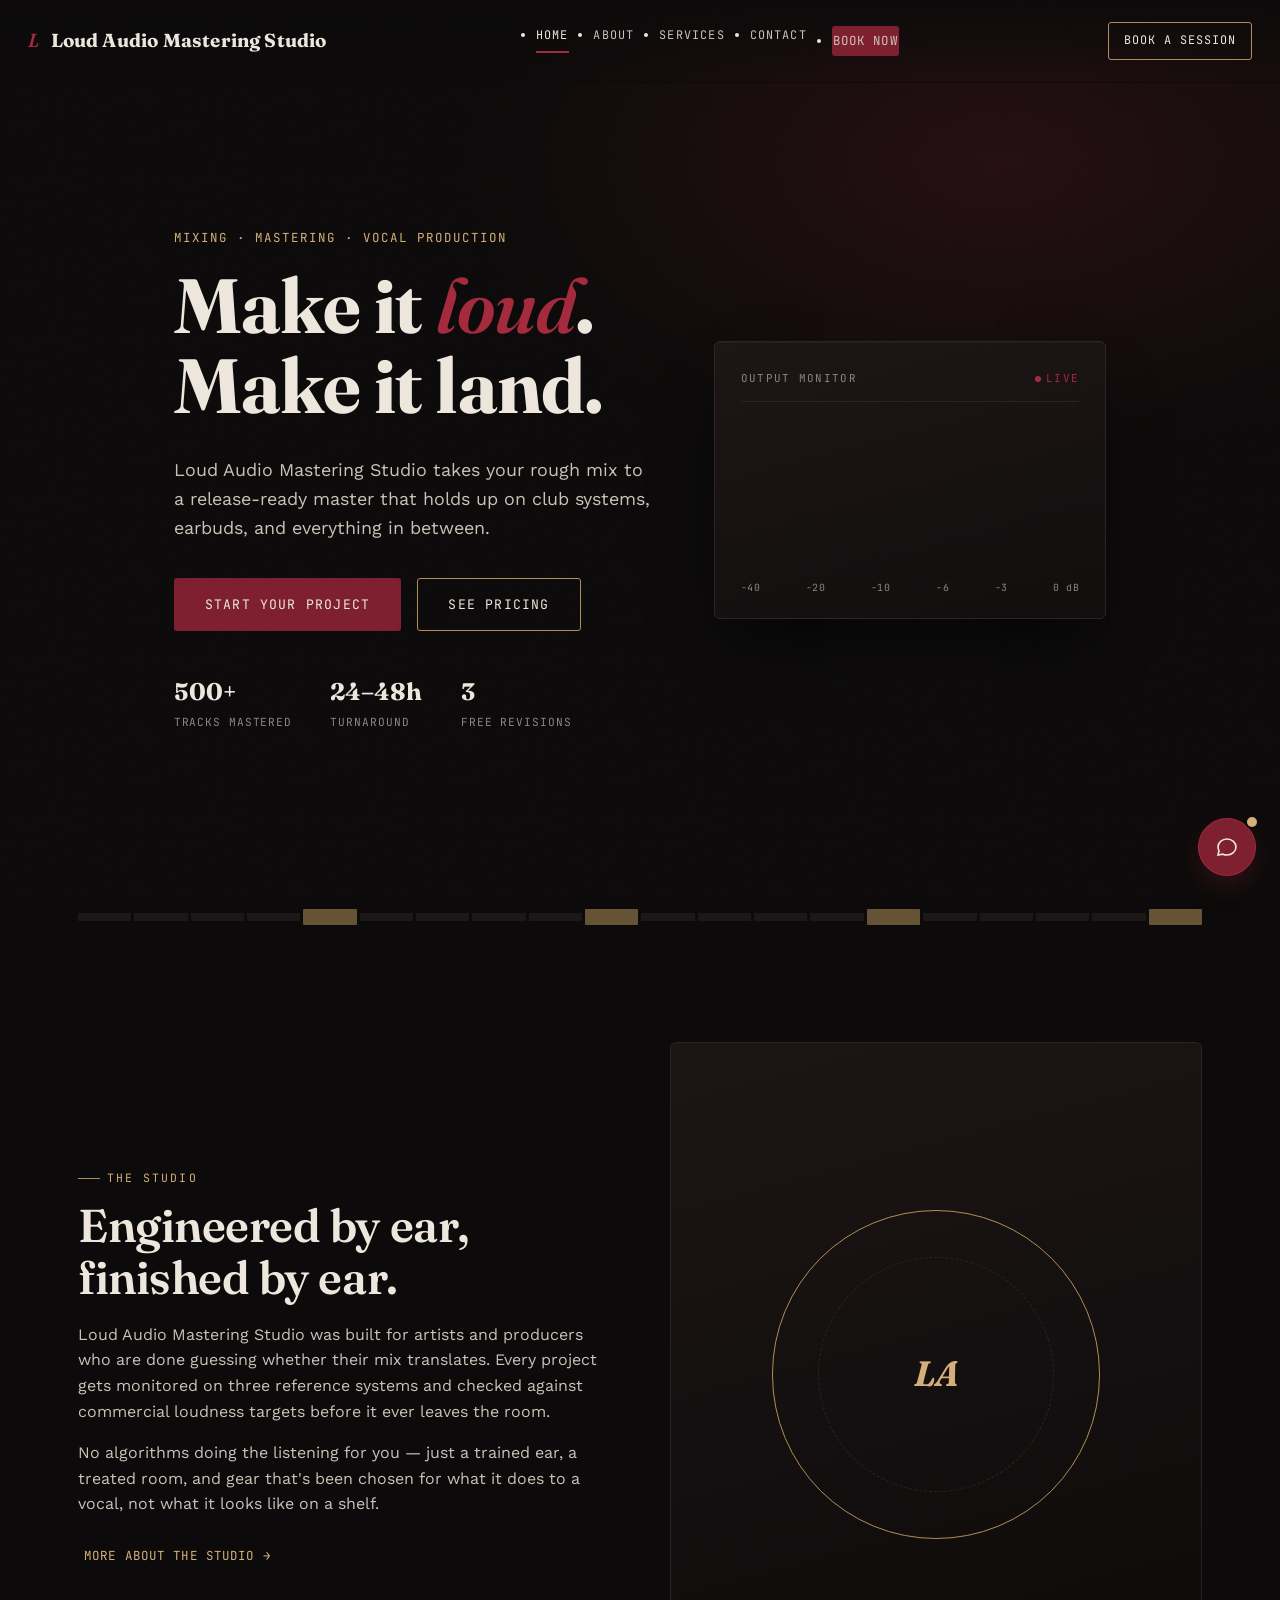
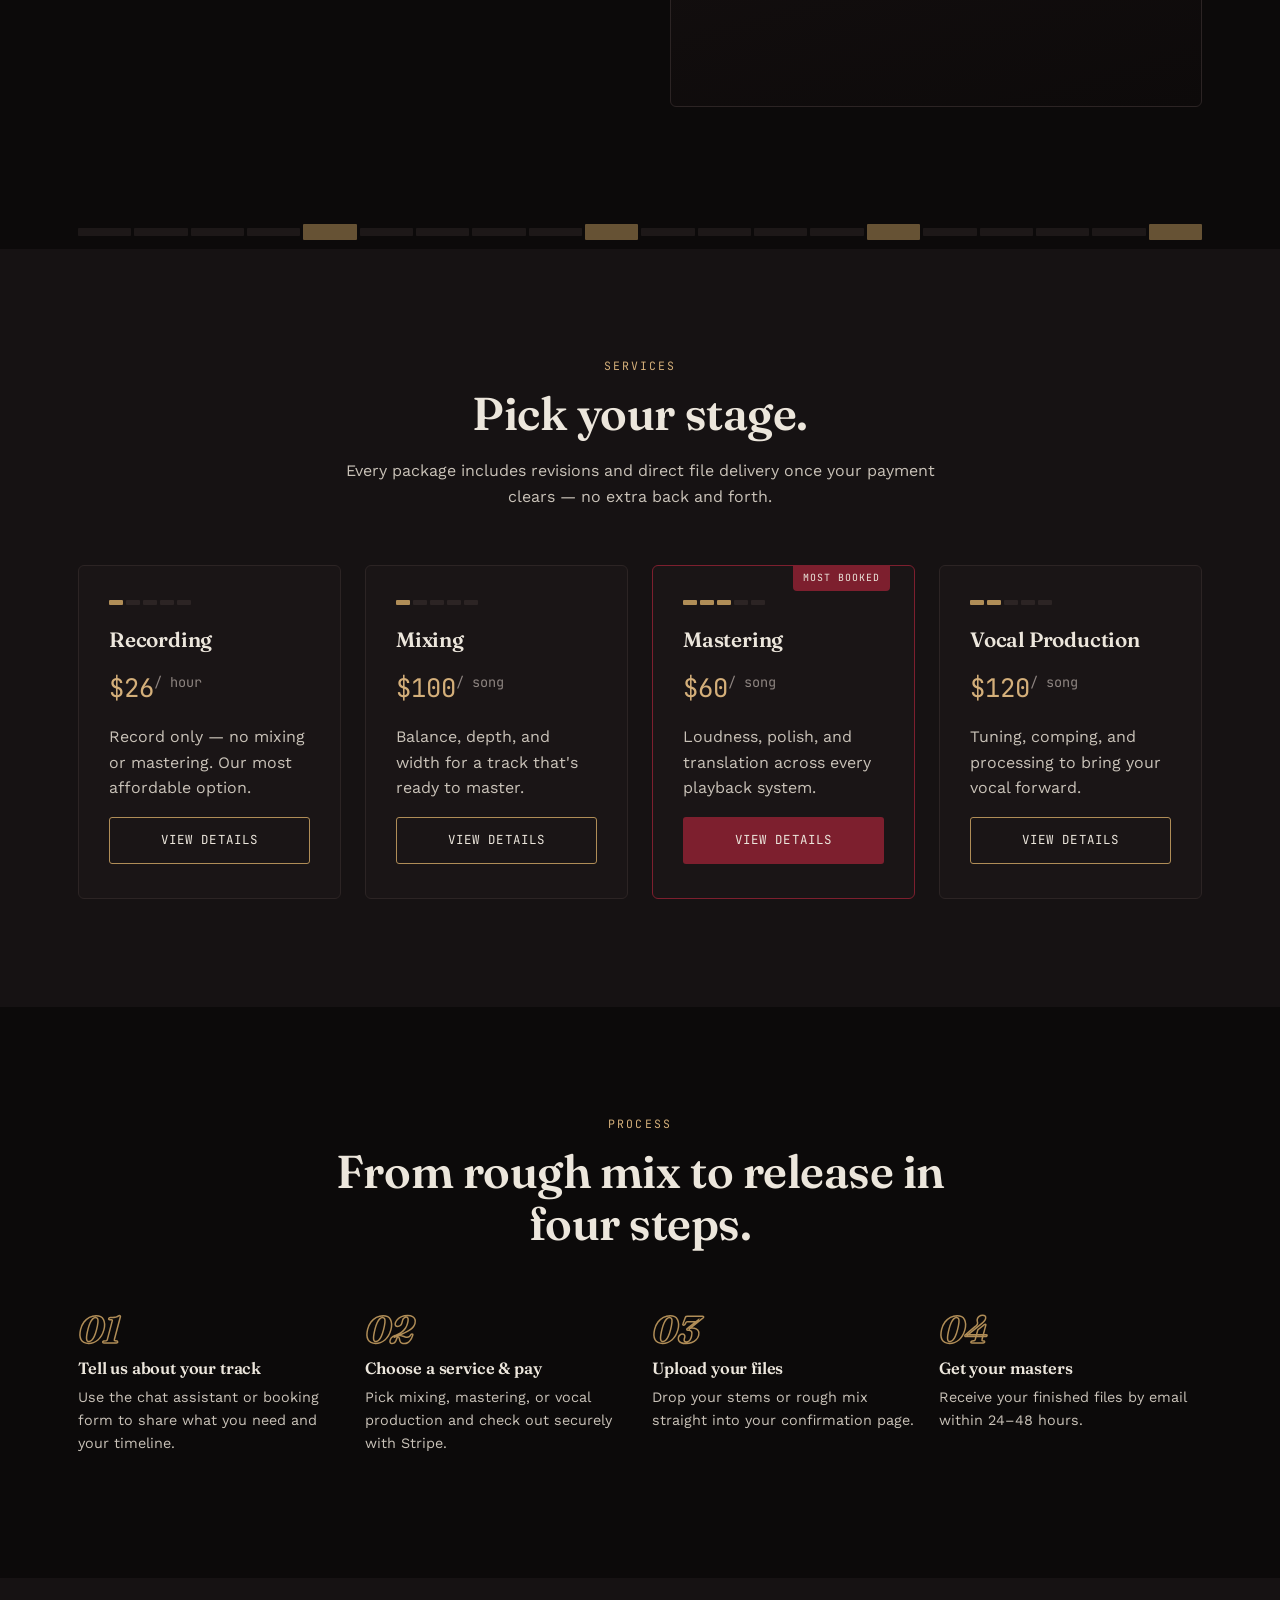
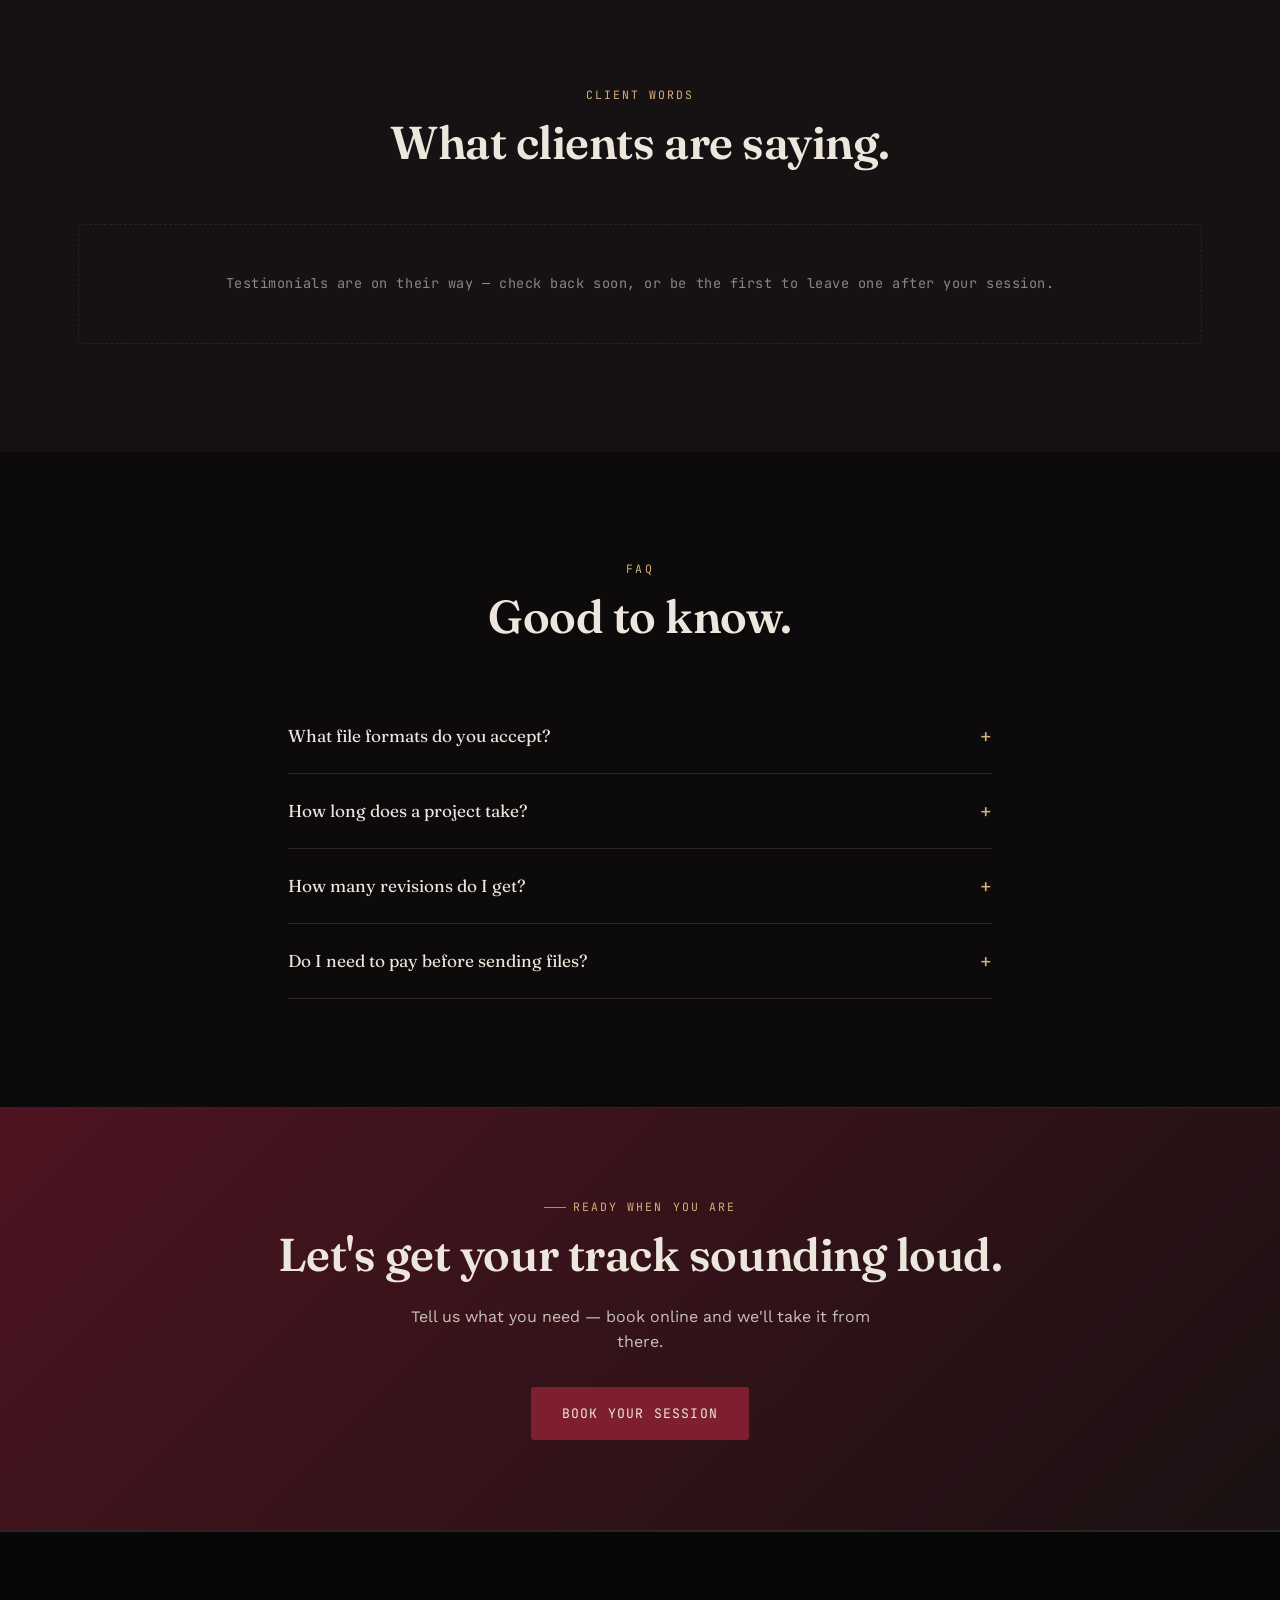
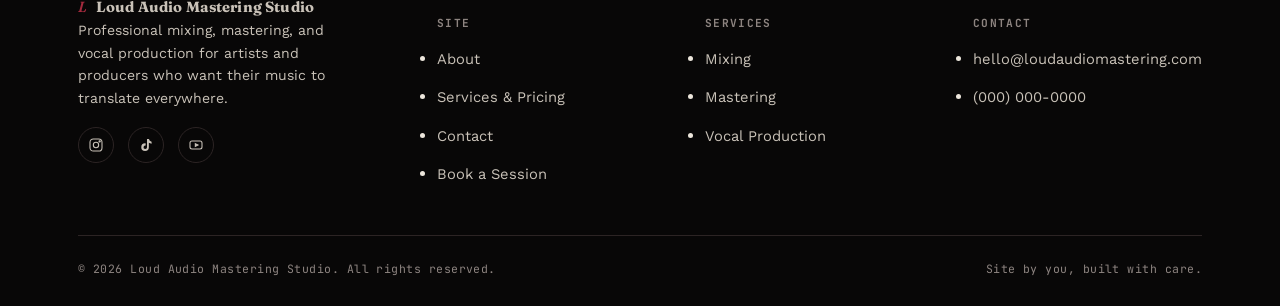
<file: index.html>
<!DOCTYPE html>
<html lang="en">
<head>
<meta charset="UTF-8">
<meta name="viewport" content="width=device-width, initial-scale=1.0">

<!-- Primary SEO -->
<title>Loud Audio Mastering Studio — Mixing, Mastering & Vocal Production</title>
<meta name="description" content="Loud Audio Mastering Studio offers professional mixing, mastering, and vocal production. Book online, pay securely, and get release-ready masters in 24–48 hours.">
<meta name="keywords" content="audio mastering, music mixing, vocal production, online mastering studio, song mastering, mixing engineer">
<meta name="robots" content="index, follow">
<link rel="canonical" href="https://loudrecording.com/">
   <meta name="google-site-verification" content="au-_f8gkVviblPxDS_2mgkjsp7ixbUvaVYtIvwSOHf0" />
<!-- Open Graph (Facebook, Instagram, WhatsApp previews) -->
<meta property="og:type" content="website">
<meta property="og:url" content="https://loudrecording.com/">
<meta property="og:title" content="Loud Audio Mastering Studio — Mixing, Mastering & Vocal Production">
<meta property="og:description" content="Professional mixing, mastering, and vocal production. Book online, pay securely, and get release-ready masters in 24–48 hours.">
<meta property="og:image" content="https://loudrecording.com/img/og-image.jpg">
<meta property="og:site_name" content="Loud Audio Mastering Studio">

<!-- Twitter Card -->
<meta name="twitter:card" content="summary_large_image">
<meta name="twitter:title" content="Loud Audio Mastering Studio — Mixing, Mastering & Vocal Production">
<meta name="twitter:description" content="Professional mixing, mastering, and vocal production. Book online, pay securely, and get release-ready masters in 24–48 hours.">
<meta name="twitter:image" content="https://loudrecording.com/img/og-image.jpg">

<!-- JSON-LD Structured Data (helps Google understand the business) -->
<script type="application/ld+json">
{
  "@context": "https://schema.org",
  "@type": "MusicStore",
  "name": "Loud Audio Mastering Studio",
  "url": "https://loudrecording.com",
  "email": "hello@loudrecording.com",
  "description": "Professional recording, mixing, mastering, and vocal production for artists and producers.",
  "priceRange": "$26 – $120",
  "openingHours": ["Mo-Fr 10:00-20:00", "Sa 12:00-18:00"],
  "sameAs": [
    "https://instagram.com/loudaudiomastering",
    "https://tiktok.com/@loudaudiomastering",
    "https://youtube.com/@loudaudiomastering"
  ],
  "hasOfferCatalog": {
    "@type": "OfferCatalog",
    "name": "Studio Services",
    "itemListElement": [
      {
        "@type": "Offer",
        "itemOffered": { "@type": "Service", "name": "Recording (per hour)" },
        "price": "26",
        "priceCurrency": "USD"
      },
      {
        "@type": "Offer",
        "itemOffered": { "@type": "Service", "name": "Mixing" },
        "price": "100",
        "priceCurrency": "USD"
      },
      {
        "@type": "Offer",
        "itemOffered": { "@type": "Service", "name": "Mastering" },
        "price": "60",
        "priceCurrency": "USD"
      },
      {
        "@type": "Offer",
        "itemOffered": { "@type": "Service", "name": "Vocal Production" },
        "price": "120",
        "priceCurrency": "USD"
      }
    ]
  }
}
</script>

<link rel="preconnect" href="https://fonts.googleapis.com">
<link rel="preconnect" href="https://fonts.gstatic.com" crossorigin>
<link href="https://fonts.googleapis.com/css2?family=Fraunces:ital,opsz,wght@0,9..144,400;0,9..144,600;0,9..144,700;1,9..144,500;1,9..144,600&family=Work+Sans:wght@400;500;600&family=JetBrains+Mono:wght@400;500&display=swap" rel="stylesheet">
<link rel="stylesheet" href="css/style.css">
</head>
<body>

<nav class="site-nav">
  <a href="index.html" class="brand"><span class="mark">L</span><span class="full-text">Loud Audio Mastering Studio</span></a>
  <ul class="nav-links" id="navLinks">
    <li><a href="index.html" class="active">Home</a></li>
    <li><a href="about.html">About</a></li>
    <li><a href="services.html">Services</a></li>
    <li><a href="contact.html">Contact</a></li>
    <li><a href="book.html" class="nav-cta-mobile btn btn-primary">Book Now</a></li>
  </ul>
  <a href="book.html" class="nav-cta">Book a Session</a>
  <button class="nav-toggle" aria-label="Open menu" aria-expanded="false" id="navToggle">
    <svg viewBox="0 0 24 24" fill="none" stroke="currentColor" stroke-width="1.6"><line x1="3" y1="6" x2="21" y2="6"/><line x1="3" y1="12" x2="21" y2="12"/><line x1="3" y1="18" x2="21" y2="18"/></svg>
  </button>
</nav>

<!-- ===================== HERO ===================== -->
<header class="hero">
  <div class="wrap hero-grid">
    <div>
      <span class="hero-kicker">Mixing · Mastering · Vocal Production</span>
      <h1>Make it <i>loud</i>.<br>Make it land.</h1>
      <p class="hero-sub">Loud Audio Mastering Studio takes your rough mix to a release-ready master that holds up on club systems, earbuds, and everything in between.</p>
      <div class="hero-actions">
        <a href="book.html" class="btn btn-primary btn-lg">Start Your Project</a>
        <a href="services.html" class="btn btn-outline btn-lg">See Pricing</a>
      </div>
      <div class="hero-stats">
        <div><b>500+</b><span>Tracks Mastered</span></div>
        <div><b>24–48h</b><span>Turnaround</span></div>
        <div><b>3</b><span>Free Revisions</span></div>
      </div>
    </div>

    <div class="meter-panel" aria-hidden="true">
      <div class="meter-panel-head">
        <span>Output Monitor</span>
        <span class="live"><span class="live-dot"></span>Live</span>
      </div>
      <div class="vu-row" id="vuRow"></div>
      <div class="vu-scale">
        <span>-40</span><span>-20</span><span>-10</span><span>-6</span><span>-3</span><span>0 dB</span>
      </div>
    </div>
  </div>
</header>

<div class="tick-divider" aria-hidden="true">
  <span></span><span></span><span></span><span></span><span></span><span></span><span></span><span></span><span></span><span></span>
  <span></span><span></span><span></span><span></span><span></span><span></span><span></span><span></span><span></span><span></span>
</div>

<!-- ===================== ABOUT TEASER ===================== -->
<section class="section-pad">
  <div class="wrap split">
    <div>
      <span class="eyebrow">The Studio</span>
      <h2>Engineered by ear,<br>finished by ear.</h2>
      <p>Loud Audio Mastering Studio was built for artists and producers who are done guessing whether their mix translates. Every project gets monitored on three reference systems and checked against commercial loudness targets before it ever leaves the room.</p>
      <p>No algorithms doing the listening for you — just a trained ear, a treated room, and gear that's been chosen for what it does to a vocal, not what it looks like on a shelf.</p>
      <a href="about.html" class="btn btn-ghost">More about the studio →</a>
    </div>
    <div class="visual-frame">
      <div class="ring"><b>LA</b></div>
    </div>
  </div>
</section>

<div class="tick-divider" aria-hidden="true">
  <span></span><span></span><span></span><span></span><span></span><span></span><span></span><span></span><span></span><span></span>
  <span></span><span></span><span></span><span></span><span></span><span></span><span></span><span></span><span></span><span></span>
</div>

<!-- ===================== SERVICES TEASER ===================== -->
<section class="section-pad" style="background:var(--bg-raised);">
  <div class="wrap">
    <div class="section-head center">
      <span class="eyebrow">Services</span>
      <h2>Pick your stage.</h2>
      <p>Every package includes revisions and direct file delivery once your payment clears — no extra back and forth.</p>
    </div>
    <div class="grid-4">
      <div class="card svc-card">
        <div class="lvl"><span class="on"></span><span></span><span></span><span></span><span></span></div>
        <h3>Recording</h3>
        <p class="price"><span data-price-for="recording">$26</span><sup>/ hour</sup></p>
        <p>Record only — no mixing or mastering. Our most affordable option.</p>
        <a href="services.html#recording" class="btn btn-outline btn-block">View Details</a>
      </div>
      <div class="card svc-card">
        <div class="lvl"><span class="on"></span><span></span><span></span><span></span><span></span></div>
        <h3>Mixing</h3>
        <p class="price"><span data-price-for="mixing">$100</span><sup>/ song</sup></p>
        <p>Balance, depth, and width for a track that's ready to master.</p>
        <a href="services.html" class="btn btn-outline btn-block">View Details</a>
      </div>
      <div class="card svc-card featured">
        <div class="lvl"><span class="on"></span><span class="on"></span><span class="on"></span><span></span><span></span></div>
        <h3>Mastering</h3>
        <p class="price"><span data-price-for="mastering">$60</span><sup>/ song</sup></p>
        <p>Loudness, polish, and translation across every playback system.</p>
        <a href="services.html" class="btn btn-primary btn-block">View Details</a>
      </div>
      <div class="card svc-card">
        <div class="lvl"><span class="on"></span><span class="on"></span><span></span><span></span><span></span></div>
        <h3>Vocal Production</h3>
        <p class="price"><span data-price-for="vocal">$120</span><sup>/ song</sup></p>
        <p>Tuning, comping, and processing to bring your vocal forward.</p>
        <a href="services.html" class="btn btn-outline btn-block">View Details</a>
      </div>
    </div>
  </div>
</section>

<!-- ===================== HOW IT WORKS (legit sequence) ===================== -->
<section class="section-pad">
  <div class="wrap">
    <div class="section-head center">
      <span class="eyebrow">Process</span>
      <h2>From rough mix to release in four steps.</h2>
    </div>
    <div class="steps">
      <div class="step"><span class="num">01</span><h4>Tell us about your track</h4><p>Use the chat assistant or booking form to share what you need and your timeline.</p></div>
      <div class="step"><span class="num">02</span><h4>Choose a service & pay</h4><p>Pick mixing, mastering, or vocal production and check out securely with Stripe.</p></div>
      <div class="step"><span class="num">03</span><h4>Upload your files</h4><p>Drop your stems or rough mix straight into your confirmation page.</p></div>
      <div class="step"><span class="num">04</span><h4>Get your masters</h4><p>Receive your finished files by email within 24–48 hours.</p></div>
    </div>
  </div>
</section>

<!-- ===================== TESTIMONIALS ===================== -->
<section class="section-pad" style="background:var(--bg-raised);">
  <div class="wrap">
    <div class="section-head center">
      <span class="eyebrow">Client Words</span>
      <h2>What clients are saying.</h2>
    </div>
    <!-- Replace this block with real testi-card items as reviews come in. -->
    <div class="testi-empty">
      Testimonials are on their way — check back soon, or be the first to leave one after your session.
    </div>
  </div>
</section>

<!-- ===================== FAQ ===================== -->
<section class="section-pad">
  <div class="wrap" style="max-width:760px;">
    <div class="section-head center">
      <span class="eyebrow">FAQ</span>
      <h2>Good to know.</h2>
    </div>
    <div class="faq-list">
      <div class="faq-item">
        <button class="faq-q">What file formats do you accept? <span class="plus">+</span></button>
        <div class="faq-a"><p>WAV or AIFF at 24-bit is preferred. We also accept full stem sessions for mixing projects — just zip them before uploading.</p></div>
      </div>
      <div class="faq-item">
        <button class="faq-q">How long does a project take? <span class="plus">+</span></button>
        <div class="faq-a"><p>Most mastering projects are returned in 24–48 hours. Mixing and vocal production typically take 3–5 business days depending on the project.</p></div>
      </div>
      <div class="faq-item">
        <button class="faq-q">How many revisions do I get? <span class="plus">+</span></button>
        <div class="faq-a"><p>Every package includes free revision rounds — the exact number is listed on each service. Additional rounds beyond that are billed at a flat rate.</p></div>
      </div>
      <div class="faq-item">
        <button class="faq-q">Do I need to pay before sending files? <span class="plus">+</span></button>
        <div class="faq-a"><p>Yes — checkout happens first, then you're taken straight to a secure upload page so your project starts immediately after payment.</p></div>
      </div>
    </div>
  </div>
</section>

<!-- ===================== CTA ===================== -->
<section class="cta-band">
  <div class="wrap">
    <span class="eyebrow" style="justify-content:center;">Ready When You Are</span>
    <h2>Let's get your track sounding loud.</h2>
    <p>Tell us what you need — book online and we'll take it from there.</p>
    <a href="book.html" class="btn btn-primary btn-lg">Book Your Session</a>
  </div>
</section>

<!-- ===================== FOOTER ===================== -->
<footer>
  <div class="wrap">
    <div class="footer-grid">
      <div class="footer-brand">
        <a href="index.html" class="brand"><span class="mark">L</span><span class="full-text">Loud Audio Mastering Studio</span></a>
        <p>Professional mixing, mastering, and vocal production for artists and producers who want their music to translate everywhere.</p>
        <div class="social-row">
          <a href="https://instagram.com" target="_blank" rel="noopener" aria-label="Instagram"><svg viewBox="0 0 24 24" fill="none" stroke="currentColor" stroke-width="1.6"><rect x="3" y="3" width="18" height="18" rx="5"/><circle cx="12" cy="12" r="4"/><circle cx="17.5" cy="6.5" r="1"/></svg></a>
          <a href="https://tiktok.com" target="_blank" rel="noopener" aria-label="TikTok"><svg viewBox="0 0 24 24" fill="currentColor"><path d="M16.5 3c.4 2 1.8 3.6 3.9 4v3c-1.5 0-2.9-.4-4.1-1.2v6.4a5.7 5.7 0 11-5.7-5.7c.3 0 .6 0 .9.1v3.1a2.6 2.6 0 102 2.5V3h3z"/></svg></a>
          <a href="https://youtube.com" target="_blank" rel="noopener" aria-label="YouTube"><svg viewBox="0 0 24 24" fill="none" stroke="currentColor" stroke-width="1.6"><rect x="3" y="6" width="18" height="12" rx="3"/><path d="M11 10l4 2-4 2z" fill="currentColor"/></svg></a>
        </div>
      </div>
      <div>
        <h5>Site</h5>
        <ul>
          <li><a href="about.html">About</a></li>
          <li><a href="services.html">Services & Pricing</a></li>
          <li><a href="contact.html">Contact</a></li>
          <li><a href="book.html">Book a Session</a></li>
        </ul>
      </div>
      <div>
        <h5>Services</h5>
        <ul>
          <li><a href="services.html#mixing">Mixing</a></li>
          <li><a href="services.html#mastering">Mastering</a></li>
          <li><a href="services.html#vocal">Vocal Production</a></li>
        </ul>
      </div>
      <div>
        <h5>Contact</h5>
        <ul>
          <li><a href="mailto:hello@loudaudiomastering.com">hello@loudaudiomastering.com</a></li>
          <li><a href="tel:+10000000000">(000) 000-0000</a></li>
        </ul>
      </div>
    </div>
    <div class="footer-bottom">
      <span>© 2026 Loud Audio Mastering Studio. All rights reserved.</span>
      <span>Site by you, built with care.</span>
    </div>
  </div>
</footer>

<!-- ===================== CHAT WIDGET ===================== -->
<button class="chat-launcher" id="chatLauncher" aria-label="Open chat assistant">
  <svg viewBox="0 0 24 24" fill="none" stroke="currentColor" stroke-width="1.6"><path d="M21 12c0 4.4-4 8-9 8a9.7 9.7 0 01-4-.8L3 20l1-4.2A8.3 8.3 0 013 12c0-4.4 4-8 9-8s9 3.6 9 8z"/></svg>
  <span class="badge"></span>
</button>
<div class="chat-window" id="chatWindow">
  <div class="chat-head">
    <div class="who"><span class="dot"></span><div><h6>Intake Assistant</h6><small>Usually replies instantly</small></div></div>
    <button id="chatClose" aria-label="Close chat">✕</button>
  </div>
  <div class="chat-body" id="chatBody"></div>
  <form class="chat-input" id="chatForm">
    <input id="chatInput" type="text" placeholder="Type a message…" autocomplete="off">
    <button type="submit" aria-label="Send">➤</button>
  </form>
</div>

<script src="js/main.js"></script>
   <script src="js/seo.js"></script>
   </body>
   </html>
</file>
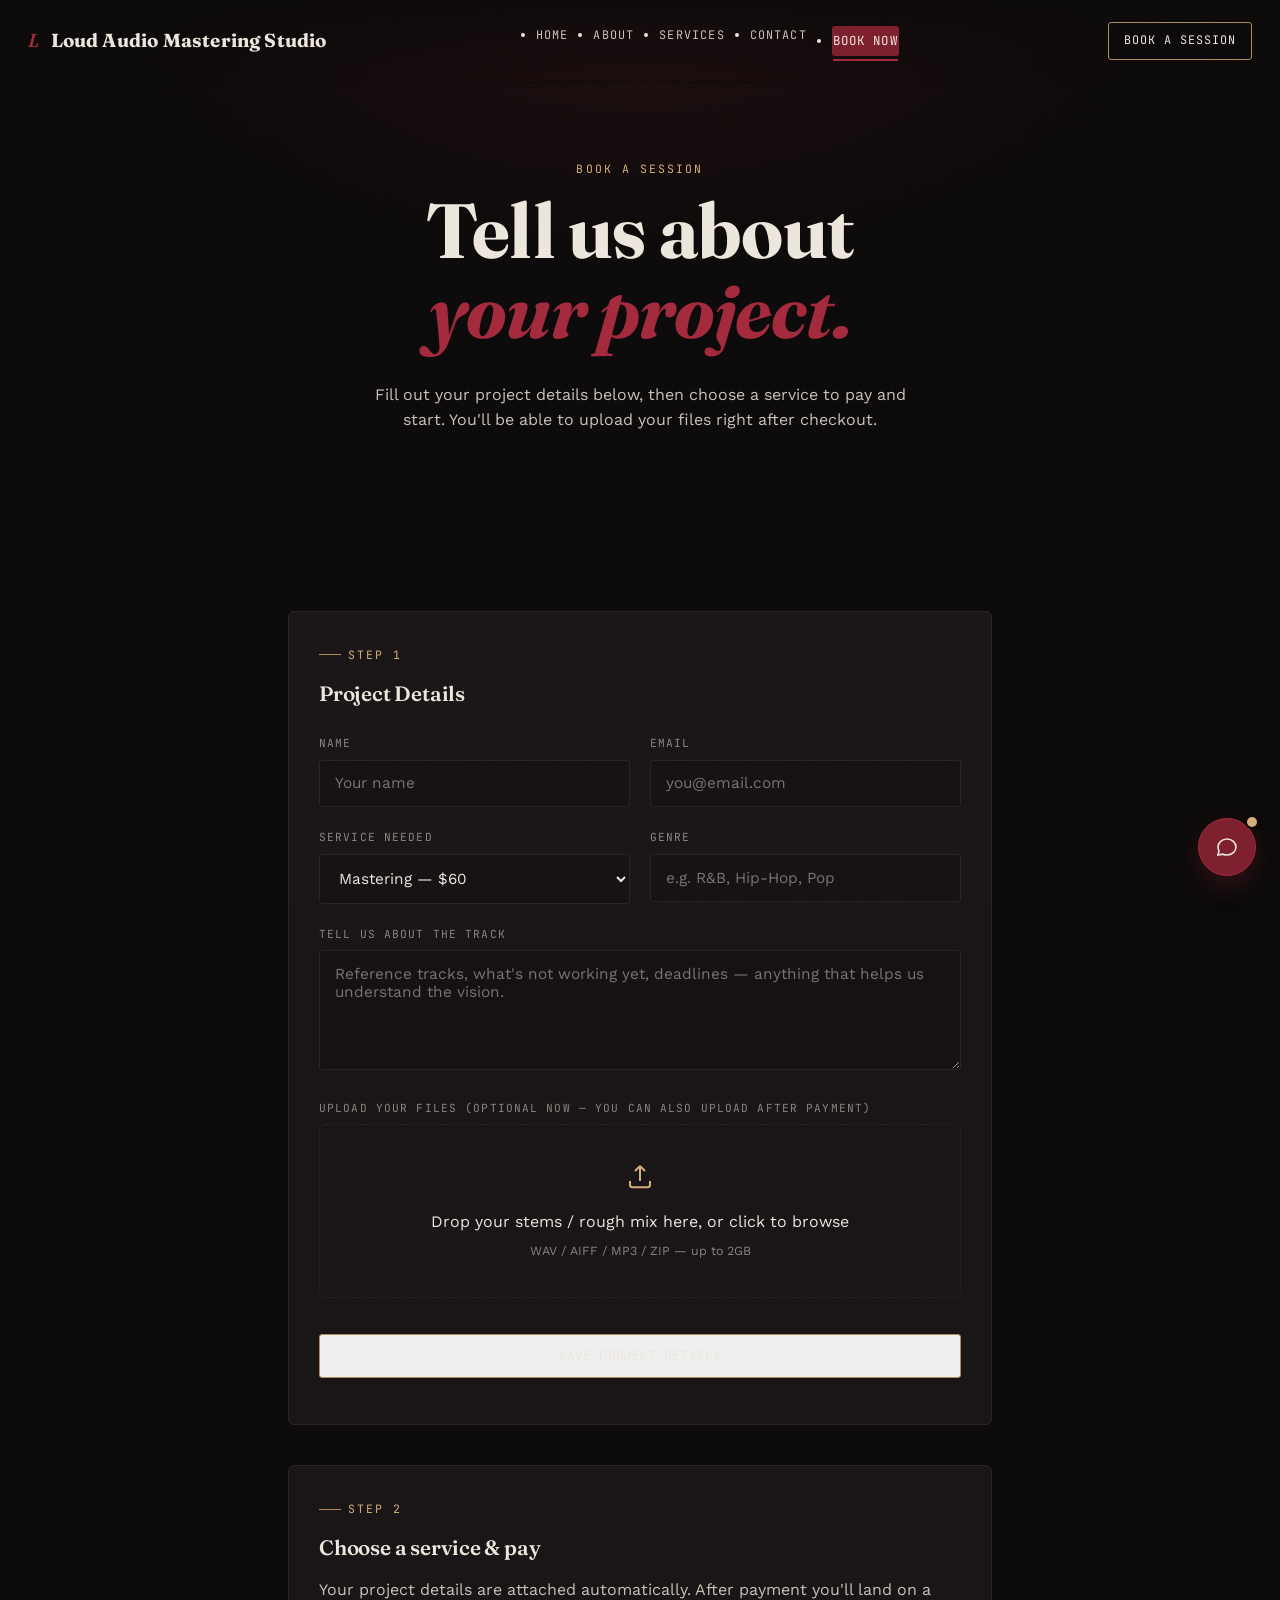
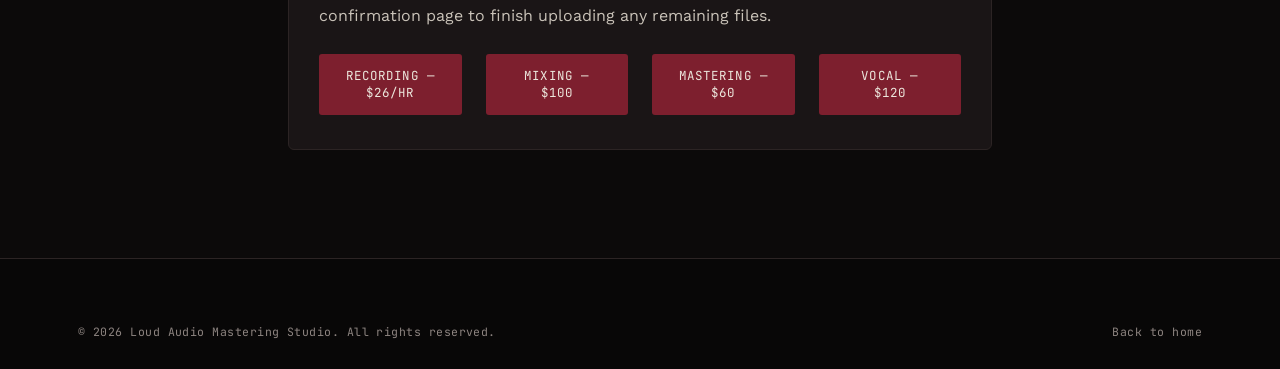
<file: book.html>
<!DOCTYPE html>
<html lang="en">
<head>
<meta charset="UTF-8">
<meta name="viewport" content="width=device-width, initial-scale=1.0">
<title>Book a Session — Loud Audio Mastering Studio</title>
<meta name="description" content="Book your mixing, mastering, or vocal production session with Loud Audio Mastering Studio. Tell us about your project, pay securely online, and upload your files.">
<meta name="robots" content="index, follow">
<link rel="canonical" href="https://loudrecording.com/book.html">
<meta property="og:type" content="website">
<meta property="og:url" content="https://loudrecording.com/book.html">
<meta property="og:title" content="Book a Session — Loud Audio Mastering Studio">
<meta property="og:description" content="Book your mixing, mastering, or vocal production session. Pay securely online and upload your files.">
<meta property="og:image" content="https://loudrecording.com/img/og-image.jpg">
<meta property="og:site_name" content="Loud Audio Mastering Studio">
<link rel="preconnect" href="https://fonts.googleapis.com">
<link rel="preconnect" href="https://fonts.gstatic.com" crossorigin>
<link href="https://fonts.googleapis.com/css2?family=Fraunces:ital,opsz,wght@0,9..144,400;0,9..144,600;0,9..144,700;1,9..144,500;1,9..144,600&family=Work+Sans:wght@400;500;600&family=JetBrains+Mono:wght@400;500&display=swap" rel="stylesheet">
<link rel="stylesheet" href="css/style.css">
</head>
<body>

<nav class="site-nav">
  <a href="index.html" class="brand"><span class="mark">L</span><span class="full-text">Loud Audio Mastering Studio</span></a>
  <ul class="nav-links" id="navLinks">
    <li><a href="index.html">Home</a></li>
    <li><a href="about.html">About</a></li>
    <li><a href="services.html">Services</a></li>
    <li><a href="contact.html">Contact</a></li>
    <li><a href="book.html" class="active nav-cta-mobile btn btn-primary">Book Now</a></li>
  </ul>
  <a href="book.html" class="nav-cta">Book a Session</a>
  <button class="nav-toggle" aria-label="Open menu" aria-expanded="false" id="navToggle">
    <svg viewBox="0 0 24 24" fill="none" stroke="currentColor" stroke-width="1.6"><line x1="3" y1="6" x2="21" y2="6"/><line x1="3" y1="12" x2="21" y2="12"/><line x1="3" y1="18" x2="21" y2="18"/></svg>
  </button>
</nav>

<header class="page-hero">
  <div class="wrap">
    <span class="eyebrow">Book a Session</span>
    <h1>Tell us about<br><i style="font-style:italic;color:var(--burgundy-bright);">your project.</i></h1>
    <p>Fill out your project details below, then choose a service to pay and start. You'll be able to upload your files right after checkout.</p>
  </div>
</header>

<section class="section-pad">
  <div class="wrap" style="max-width:760px;">

    <div class="card" style="margin-bottom:40px;">
      <span class="eyebrow">Step 1</span>
      <h3 style="margin-bottom:1.2em;">Project Details</h3>
      <form id="bookingForm">
        <div class="field-row">
          <div class="field">
            <label for="bName">Name</label>
            <input type="text" id="bName" required placeholder="Your name">
          </div>
          <div class="field">
            <label for="bEmail">Email</label>
            <input type="email" id="bEmail" required placeholder="you@email.com">
          </div>
        </div>
        <div class="field-row">
          <div class="field">
            <label for="bService">Service needed</label>
            <select id="bService">
              <option value="recording">Recording only — $26/hour</option>
              <option value="mixing">Mixing — $100</option>
              <option value="mastering" selected>Mastering — $60</option>
              <option value="vocal">Vocal Production — $120</option>
              <option value="unsure">Not sure yet</option>
            </select>
          </div>
          <div class="field">
            <label for="bGenre">Genre</label>
            <input type="text" id="bGenre" placeholder="e.g. R&B, Hip-Hop, Pop">
          </div>
        </div>
        <div class="field">
          <label for="bNotes">Tell us about the track</label>
          <textarea id="bNotes" placeholder="Reference tracks, what's not working yet, deadlines — anything that helps us understand the vision."></textarea>
        </div>

        <div class="field">
          <label>Upload your files (optional now — you can also upload after payment)</label>
          <div class="upload-drop" id="dropZone" tabindex="0" role="button" aria-label="Upload files">
            <svg viewBox="0 0 24 24" fill="none" stroke="currentColor" stroke-width="1.6"><path d="M12 16V4M12 4l-4 4M12 4l4 4"/><path d="M4 16v3a2 2 0 002 2h12a2 2 0 002-2v-3"/></svg>
            <div>Drop your stems / rough mix here, or click to browse</div>
            <div class="field-hint">WAV / AIFF / MP3 / ZIP — up to 2GB</div>
          </div>
          <input type="file" id="fileInput" multiple class="vh">
          <div class="upload-list" id="fileList"></div>
        </div>

        <button type="submit" class="btn btn-outline btn-block">Save Project Details</button>
        <p id="bookingStatus" class="field-hint" role="status"></p>
      </form>
    </div>

    <div class="card">
      <span class="eyebrow">Step 2</span>
      <h3 style="margin-bottom:.6em;">Choose a service & pay</h3>
      <p style="margin-bottom:1.6em;">Your project details are attached automatically. After payment you'll land on a confirmation page to finish uploading any remaining files.</p>
      <div class="grid-4">
        <button class="btn btn-primary" data-checkout data-service-id="recording" data-service-name="Recording"><span>Recording — <span data-price-for="recording">$26</span>/hr</span></button>
        <button class="btn btn-primary" data-checkout data-service-id="mixing" data-service-name="Mixing"><span>Mixing — <span data-price-for="mixing">$100</span></span></button>
        <button class="btn btn-primary" data-checkout data-service-id="mastering" data-service-name="Mastering"><span>Mastering — <span data-price-for="mastering">$60</span></span></button>
        <button class="btn btn-primary" data-checkout data-service-id="vocal" data-service-name="Vocal Production"><span>Vocal — <span data-price-for="vocal">$120</span></span></button>
      </div>
    </div>

  </div>
</section>

<footer>
  <div class="wrap">
    <div class="footer-bottom" style="border-top:none; padding-top:0;">
      <span>© 2026 Loud Audio Mastering Studio. All rights reserved.</span>
      <a href="index.html">Back to home</a>
    </div>
  </div>
</footer>

<button class="chat-launcher" id="chatLauncher" aria-label="Open chat assistant">
  <svg viewBox="0 0 24 24" fill="none" stroke="currentColor" stroke-width="1.6"><path d="M21 12c0 4.4-4 8-9 8a9.7 9.7 0 01-4-.8L3 20l1-4.2A8.3 8.3 0 013 12c0-4.4 4-8 9-8s9 3.6 9 8z"/></svg>
  <span class="badge"></span>
</button>
<div class="chat-window" id="chatWindow">
  <div class="chat-head">
    <div class="who"><span class="dot"></span><div><h6>Intake Assistant</h6><small>Usually replies instantly</small></div></div>
    <button id="chatClose" aria-label="Close chat">✕</button>
  </div>
  <div class="chat-body" id="chatBody"></div>
  <form class="chat-input" id="chatForm">
    <input id="chatInput" type="text" placeholder="Type a message…" autocomplete="off">
    <button type="submit" aria-label="Send">➤</button>
  </form>
</div>

<script src="js/main.js"></script>
<script>
  const uploadWidget = initUploadWidget('dropZone', 'fileInput', 'fileList');

  document.getElementById('bookingForm').addEventListener('submit', async function(e){
    e.preventDefault();
    const status = document.getElementById('bookingStatus');
    status.textContent = 'Saving…';
    const payload = {
      name: document.getElementById('bName').value,
      email: document.getElementById('bEmail').value,
      service: document.getElementById('bService').value,
      genre: document.getElementById('bGenre').value,
      notes: document.getElementById('bNotes').value,
      fileCount: uploadWidget.getFiles().length
    };
    try{
      const res = await fetch(`${API_BASE}/api/booking`, {
        method:'POST', headers:{'Content-Type':'application/json'}, body: JSON.stringify(payload)
      });
      if(!res.ok) throw new Error();
      status.textContent = 'Saved — now choose a service below to pay and start.';
    }catch(err){
      status.textContent = 'This will save once the backend is connected (see README). Your details are still shown below — go ahead and pay when ready.';
    }
  });

  // Pre-fill checkout email from the form if available
  document.querySelectorAll('[data-checkout]').forEach(btn => {
    btn.addEventListener('click', () => {
      const email = document.getElementById('bEmail').value;
      if(email) btn.dataset.customerEmail = email;
    });
  });
<script src="js/seo.js"></script>
   </body>
   </html>
</file>
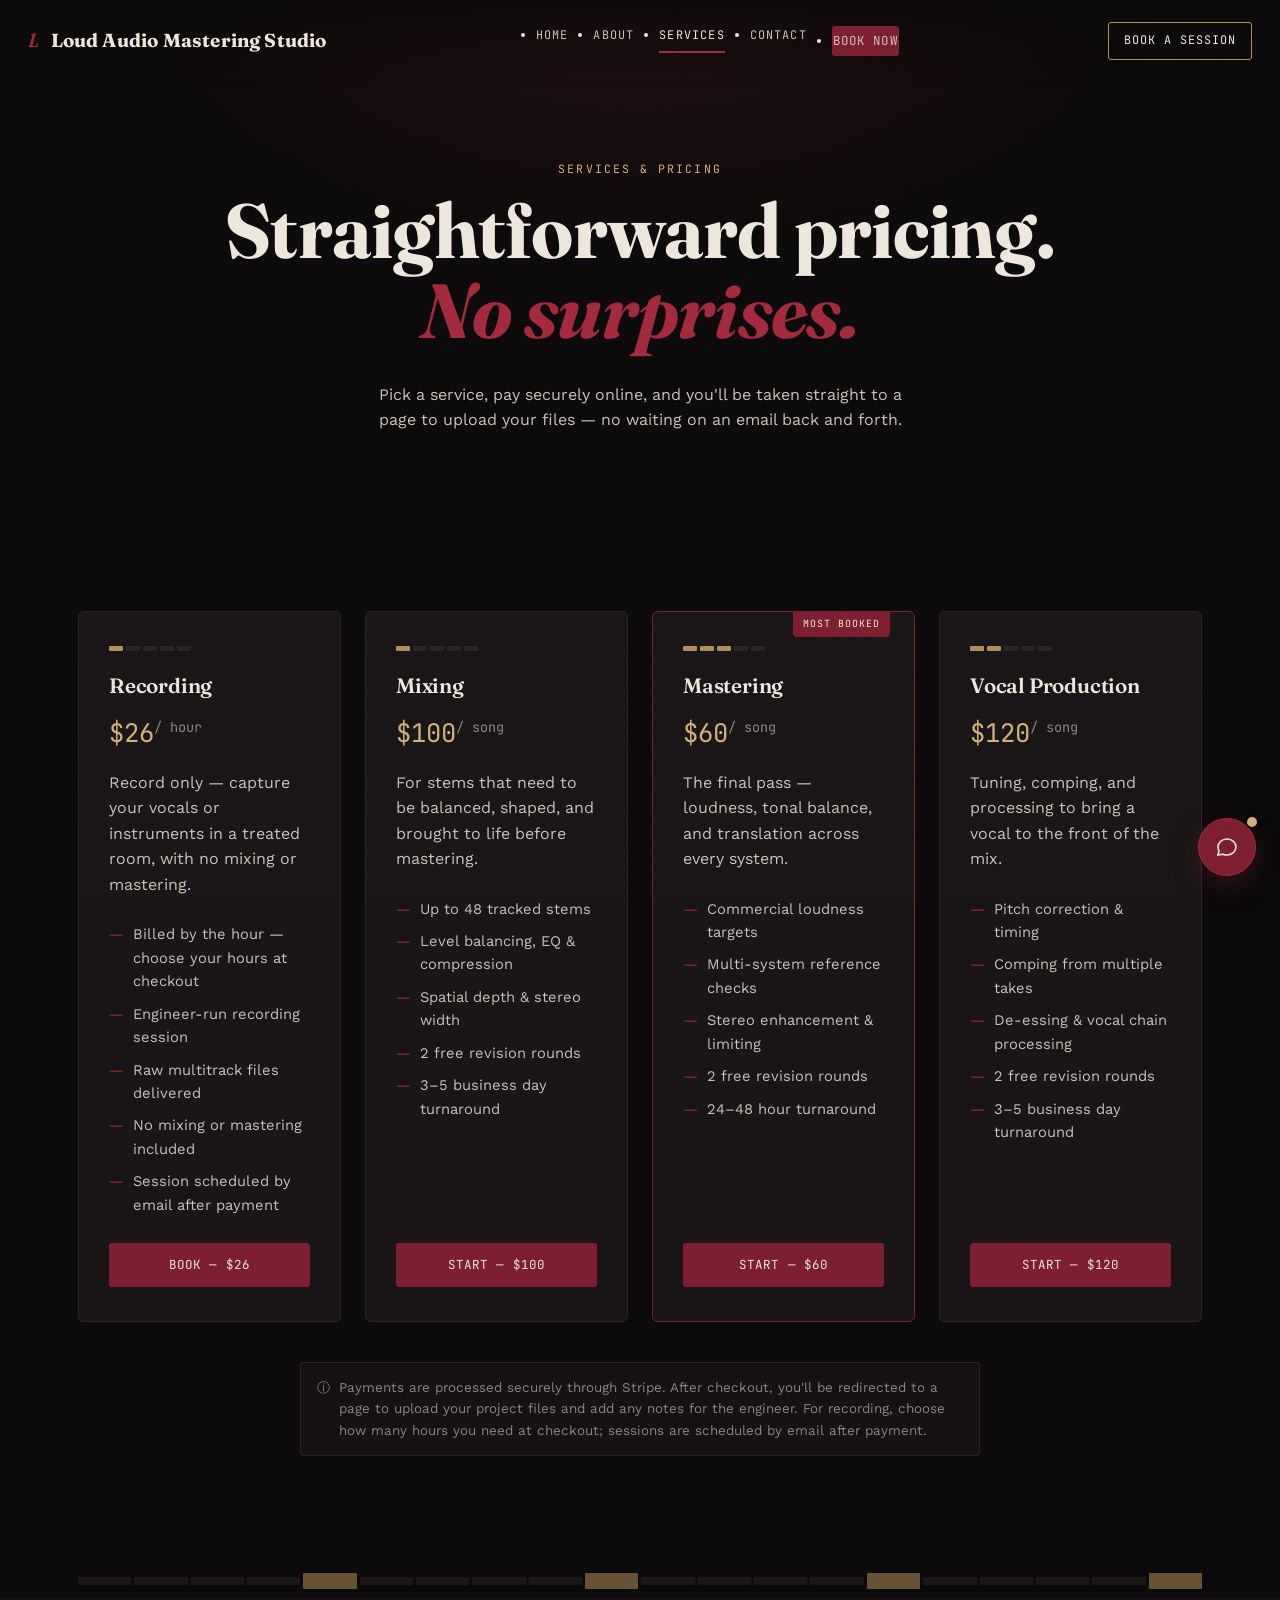
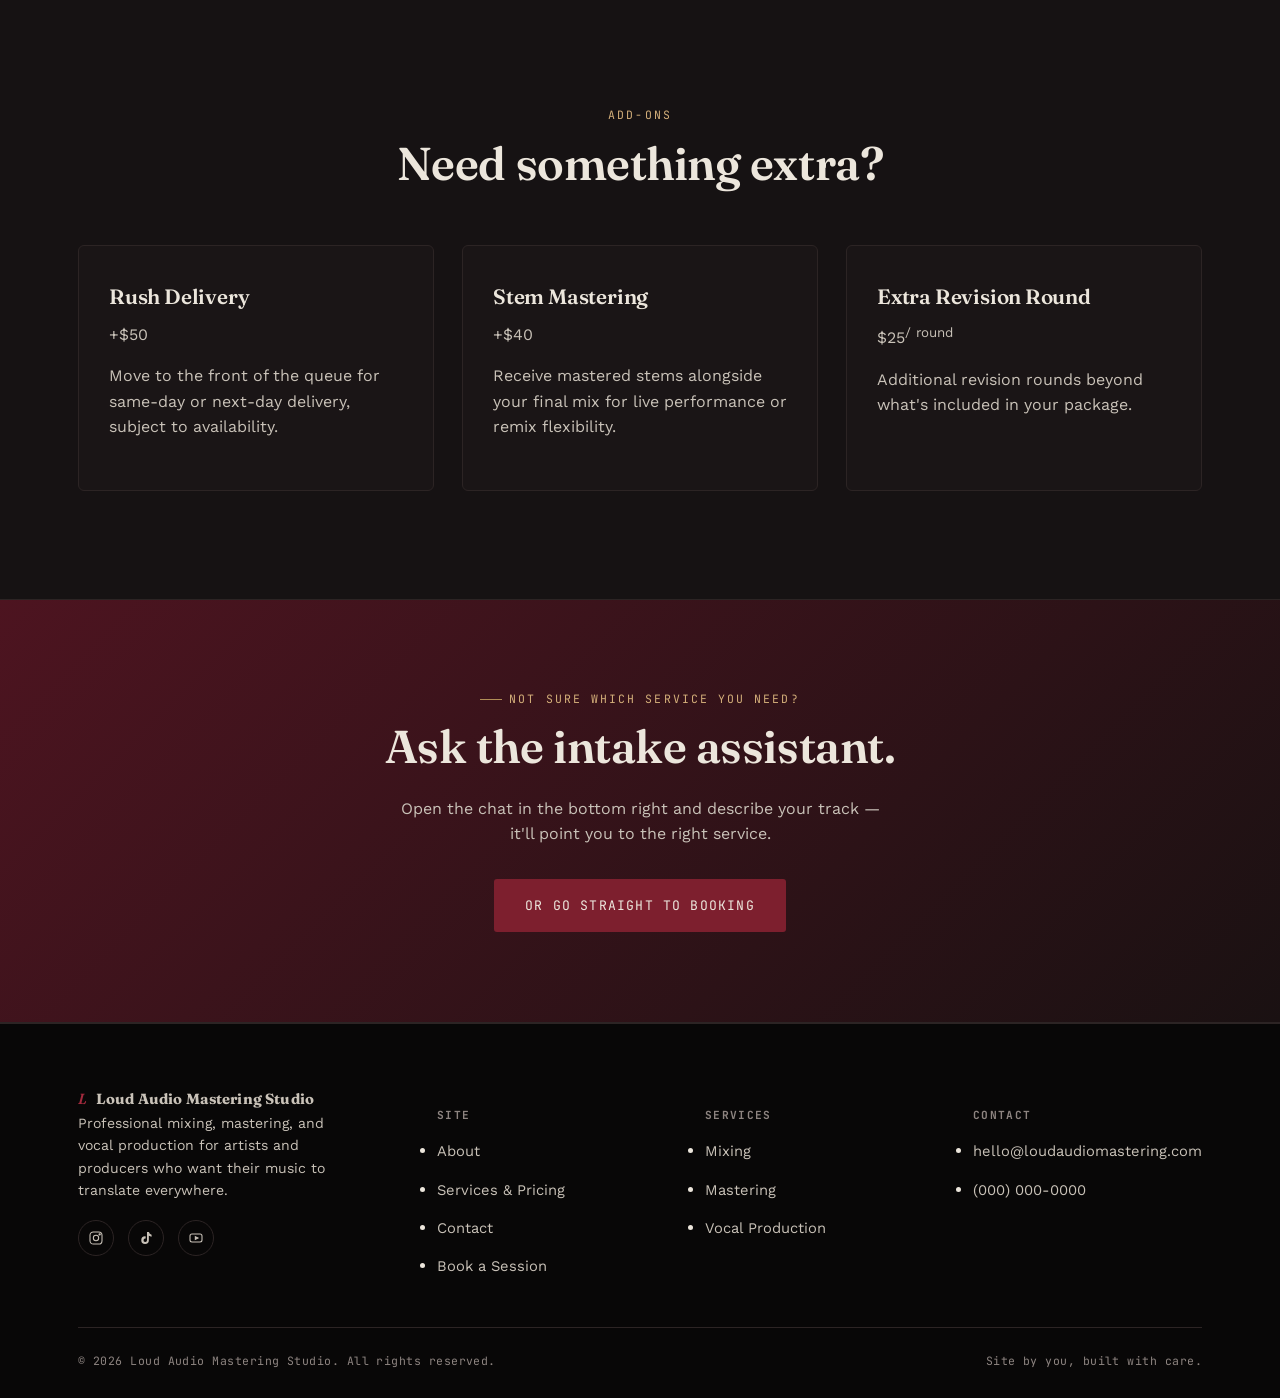
<file: services.html>
<!DOCTYPE html>
<html lang="en">
<head>
<meta charset="UTF-8">
<meta name="viewport" content="width=device-width, initial-scale=1.0">
<title>Services & Pricing — Loud Audio Mastering Studio</title>
<meta name="description" content="Recording $26/hour, mastering $60, mixing $100, vocal production $120 per song. Pay securely online at Loud Audio Mastering Studio.">
<meta name="robots" content="index, follow">
<link rel="canonical" href="https://loudrecording.com/services.html">
<meta property="og:type" content="website">
<meta property="og:url" content="https://loudrecording.com/services.html">
<meta property="og:title" content="Services & Pricing — Loud Audio Mastering Studio">
<meta property="og:description" content="Recording $26/hour, mastering $60, mixing $100, vocal production $120 per song. Pay securely online.">
<meta property="og:image" content="https://loudrecording.com/img/og-image.jpg">
<meta property="og:site_name" content="Loud Audio Mastering Studio">
<link rel="preconnect" href="https://fonts.googleapis.com">
<link rel="preconnect" href="https://fonts.gstatic.com" crossorigin>
<link href="https://fonts.googleapis.com/css2?family=Fraunces:ital,opsz,wght@0,9..144,400;0,9..144,600;0,9..144,700;1,9..144,500;1,9..144,600&family=Work+Sans:wght@400;500;600&family=JetBrains+Mono:wght@400;500&display=swap" rel="stylesheet">
<link rel="stylesheet" href="css/style.css">
</head>
<body>

<nav class="site-nav">
  <a href="index.html" class="brand"><span class="mark">L</span><span class="full-text">Loud Audio Mastering Studio</span></a>
  <ul class="nav-links" id="navLinks">
    <li><a href="index.html">Home</a></li>
    <li><a href="about.html">About</a></li>
    <li><a href="services.html" class="active">Services</a></li>
    <li><a href="contact.html">Contact</a></li>
    <li><a href="book.html" class="nav-cta-mobile btn btn-primary">Book Now</a></li>
  </ul>
  <a href="book.html" class="nav-cta">Book a Session</a>
  <button class="nav-toggle" aria-label="Open menu" aria-expanded="false" id="navToggle">
    <svg viewBox="0 0 24 24" fill="none" stroke="currentColor" stroke-width="1.6"><line x1="3" y1="6" x2="21" y2="6"/><line x1="3" y1="12" x2="21" y2="12"/><line x1="3" y1="18" x2="21" y2="18"/></svg>
  </button>
</nav>

<header class="page-hero">
  <div class="wrap">
    <span class="eyebrow">Services & Pricing</span>
    <h1>Straightforward pricing.<br><i style="font-style:italic;color:var(--burgundy-bright);">No surprises.</i></h1>
    <p>Pick a service, pay securely online, and you'll be taken straight to a page to upload your files — no waiting on an email back and forth.</p>
  </div>
</header>

<section class="section-pad" id="mixing">
  <div class="wrap">
    <div class="grid-4">

      <div class="card svc-card" id="recording">
        <div class="lvl"><span class="on"></span><span></span><span></span><span></span><span></span></div>
        <h3>Recording</h3>
        <p class="price"><span data-price-for="recording">$26</span><sup>/ hour</sup></p>
        <p>Record only — capture your vocals or instruments in a treated room, with no mixing or mastering.</p>
        <ul>
          <li>Billed by the hour — choose your hours at checkout</li>
          <li>Engineer-run recording session</li>
          <li>Raw multitrack files delivered</li>
          <li>No mixing or mastering included</li>
                    <li>Session scheduled by email after payment</li>
        </ul>
        <button class="btn btn-primary btn-block" data-checkout data-service-id="recording" data-service-name="Recording"><span>Book — <span data-price-for="recording">$26</span></span></button>
      </div>

      <div class="card svc-card">
        <div class="lvl"><span class="on"></span><span></span><span></span><span></span><span></span></div>
        <h3>Mixing</h3>
        <p class="price"><span data-price-for="mixing">$100</span><sup>/ song</sup></p>
        <p>For stems that need to be balanced, shaped, and brought to life before mastering.</p>
        <ul>
          <li>Up to 48 tracked stems</li>
          <li>Level balancing, EQ & compression</li>
          <li>Spatial depth & stereo width</li>
          <li>2 free revision rounds</li>
          <li>3–5 business day turnaround</li>
        </ul>
        <button class="btn btn-primary btn-block" data-checkout data-service-id="mixing" data-service-name="Mixing"><span>Start — <span data-price-for="mixing">$100</span></span></button>
      </div>

      <div class="card svc-card featured" id="mastering">
        <div class="lvl"><span class="on"></span><span class="on"></span><span class="on"></span><span></span><span></span></div>
        <h3>Mastering</h3>
        <p class="price"><span data-price-for="mastering">$60</span><sup>/ song</sup></p>
        <p>The final pass — loudness, tonal balance, and translation across every system.</p>
        <ul>
          <li>Commercial loudness targets</li>
          <li>Multi-system reference checks</li>
          <li>Stereo enhancement & limiting</li>
          <li>2 free revision rounds</li>
          <li>24–48 hour turnaround</li>
        </ul>
        <button class="btn btn-primary btn-block" data-checkout data-service-id="mastering" data-service-name="Mastering"><span>Start — <span data-price-for="mastering">$60</span></span></button>
      </div>

      <div class="card svc-card" id="vocal">
        <div class="lvl"><span class="on"></span><span class="on"></span><span></span><span></span><span></span></div>
        <h3>Vocal Production</h3>
        <p class="price"><span data-price-for="vocal">$120</span><sup>/ song</sup></p>
        <p>Tuning, comping, and processing to bring a vocal to the front of the mix.</p>
        <ul>
          <li>Pitch correction & timing</li>
          <li>Comping from multiple takes</li>
          <li>De-essing & vocal chain processing</li>
          <li>2 free revision rounds</li>
          <li>3–5 business day turnaround</li>
        </ul>
        <button class="btn btn-primary btn-block" data-checkout data-service-id="vocal" data-service-name="Vocal Production"><span>Start — <span data-price-for="vocal">$120</span></span></button>
      </div>

    </div>

    <div class="form-note" style="max-width:680px; margin:40px auto 0;">
      <span>ⓘ</span>
      <span>Payments are processed securely through Stripe. After checkout, you'll be redirected to a page to upload your project files and add any notes for the engineer. For recording, choose how many hours you need at checkout; sessions are scheduled by email after payment.</span>
    </div>
  </div>
</section>

<div class="tick-divider" aria-hidden="true">
  <span></span><span></span><span></span><span></span><span></span><span></span><span></span><span></span><span></span><span></span>
  <span></span><span></span><span></span><span></span><span></span><span></span><span></span><span></span><span></span><span></span>
</div>

<section class="section-pad" style="background:var(--bg-raised);">
  <div class="wrap">
    <div class="section-head center">
      <span class="eyebrow">Add-Ons</span>
      <h2>Need something extra?</h2>
    </div>
    <div class="grid-3">
      <div class="card">
        <h3>Rush Delivery</h3>
        <p class="price">+$50</p>
        <p>Move to the front of the queue for same-day or next-day delivery, subject to availability.</p>
      </div>
      <div class="card">
        <h3>Stem Mastering</h3>
        <p class="price">+$40</p>
        <p>Receive mastered stems alongside your final mix for live performance or remix flexibility.</p>
      </div>
      <div class="card">
        <h3>Extra Revision Round</h3>
        <p class="price">$25<sup>/ round</sup></p>
        <p>Additional revision rounds beyond what's included in your package.</p>
      </div>
    </div>
  </div>
</section>

<section class="cta-band">
  <div class="wrap">
    <span class="eyebrow" style="justify-content:center;">Not Sure Which Service You Need?</span>
    <h2>Ask the intake assistant.</h2>
    <p>Open the chat in the bottom right and describe your track — it'll point you to the right service.</p>
    <a href="book.html" class="btn btn-primary btn-lg">Or Go Straight to Booking</a>
  </div>
</section>

<footer>
  <div class="wrap">
    <div class="footer-grid">
      <div class="footer-brand">
        <a href="index.html" class="brand"><span class="mark">L</span><span class="full-text">Loud Audio Mastering Studio</span></a>
        <p>Professional mixing, mastering, and vocal production for artists and producers who want their music to translate everywhere.</p>
        <div class="social-row">
          <a href="https://instagram.com" target="_blank" rel="noopener" aria-label="Instagram"><svg viewBox="0 0 24 24" fill="none" stroke="currentColor" stroke-width="1.6"><rect x="3" y="3" width="18" height="18" rx="5"/><circle cx="12" cy="12" r="4"/><circle cx="17.5" cy="6.5" r="1"/></svg></a>
          <a href="https://tiktok.com" target="_blank" rel="noopener" aria-label="TikTok"><svg viewBox="0 0 24 24" fill="currentColor"><path d="M16.5 3c.4 2 1.8 3.6 3.9 4v3c-1.5 0-2.9-.4-4.1-1.2v6.4a5.7 5.7 0 11-5.7-5.7c.3 0 .6 0 .9.1v3.1a2.6 2.6 0 102 2.5V3h3z"/></svg></a>
          <a href="https://youtube.com" target="_blank" rel="noopener" aria-label="YouTube"><svg viewBox="0 0 24 24" fill="none" stroke="currentColor" stroke-width="1.6"><rect x="3" y="6" width="18" height="12" rx="3"/><path d="M11 10l4 2-4 2z" fill="currentColor"/></svg></a>
        </div>
      </div>
      <div>
        <h5>Site</h5>
        <ul>
          <li><a href="about.html">About</a></li>
          <li><a href="services.html">Services & Pricing</a></li>
          <li><a href="contact.html">Contact</a></li>
          <li><a href="book.html">Book a Session</a></li>
        </ul>
      </div>
      <div>
        <h5>Services</h5>
        <ul>
          <li><a href="services.html#mixing">Mixing</a></li>
          <li><a href="services.html#mastering">Mastering</a></li>
          <li><a href="services.html#vocal">Vocal Production</a></li>
        </ul>
      </div>
      <div>
        <h5>Contact</h5>
        <ul>
          <li><a href="mailto:hello@loudaudiomastering.com">hello@loudaudiomastering.com</a></li>
          <li><a href="tel:+10000000000">(000) 000-0000</a></li>
        </ul>
      </div>
    </div>
    <div class="footer-bottom">
      <span>© 2026 Loud Audio Mastering Studio. All rights reserved.</span>
      <span>Site by you, built with care.</span>
    </div>
  </div>
</footer>

<button class="chat-launcher" id="chatLauncher" aria-label="Open chat assistant">
  <svg viewBox="0 0 24 24" fill="none" stroke="currentColor" stroke-width="1.6"><path d="M21 12c0 4.4-4 8-9 8a9.7 9.7 0 01-4-.8L3 20l1-4.2A8.3 8.3 0 013 12c0-4.4 4-8 9-8s9 3.6 9 8z"/></svg>
  <span class="badge"></span>
</button>
<div class="chat-window" id="chatWindow">
  <div class="chat-head">
    <div class="who"><span class="dot"></span><div><h6>Intake Assistant</h6><small>Usually replies instantly</small></div></div>
    <button id="chatClose" aria-label="Close chat">✕</button>
  </div>
  <div class="chat-body" id="chatBody"></div>
  <form class="chat-input" id="chatForm">
    <input id="chatInput" type="text" placeholder="Type a message…" autocomplete="off">
    <button type="submit" aria-label="Send">➤</button>
  </form>
</div>

<script src="js/main.js"></script>
   <script src="js/seo.js"></script>
   </body>
   </html>
</file>
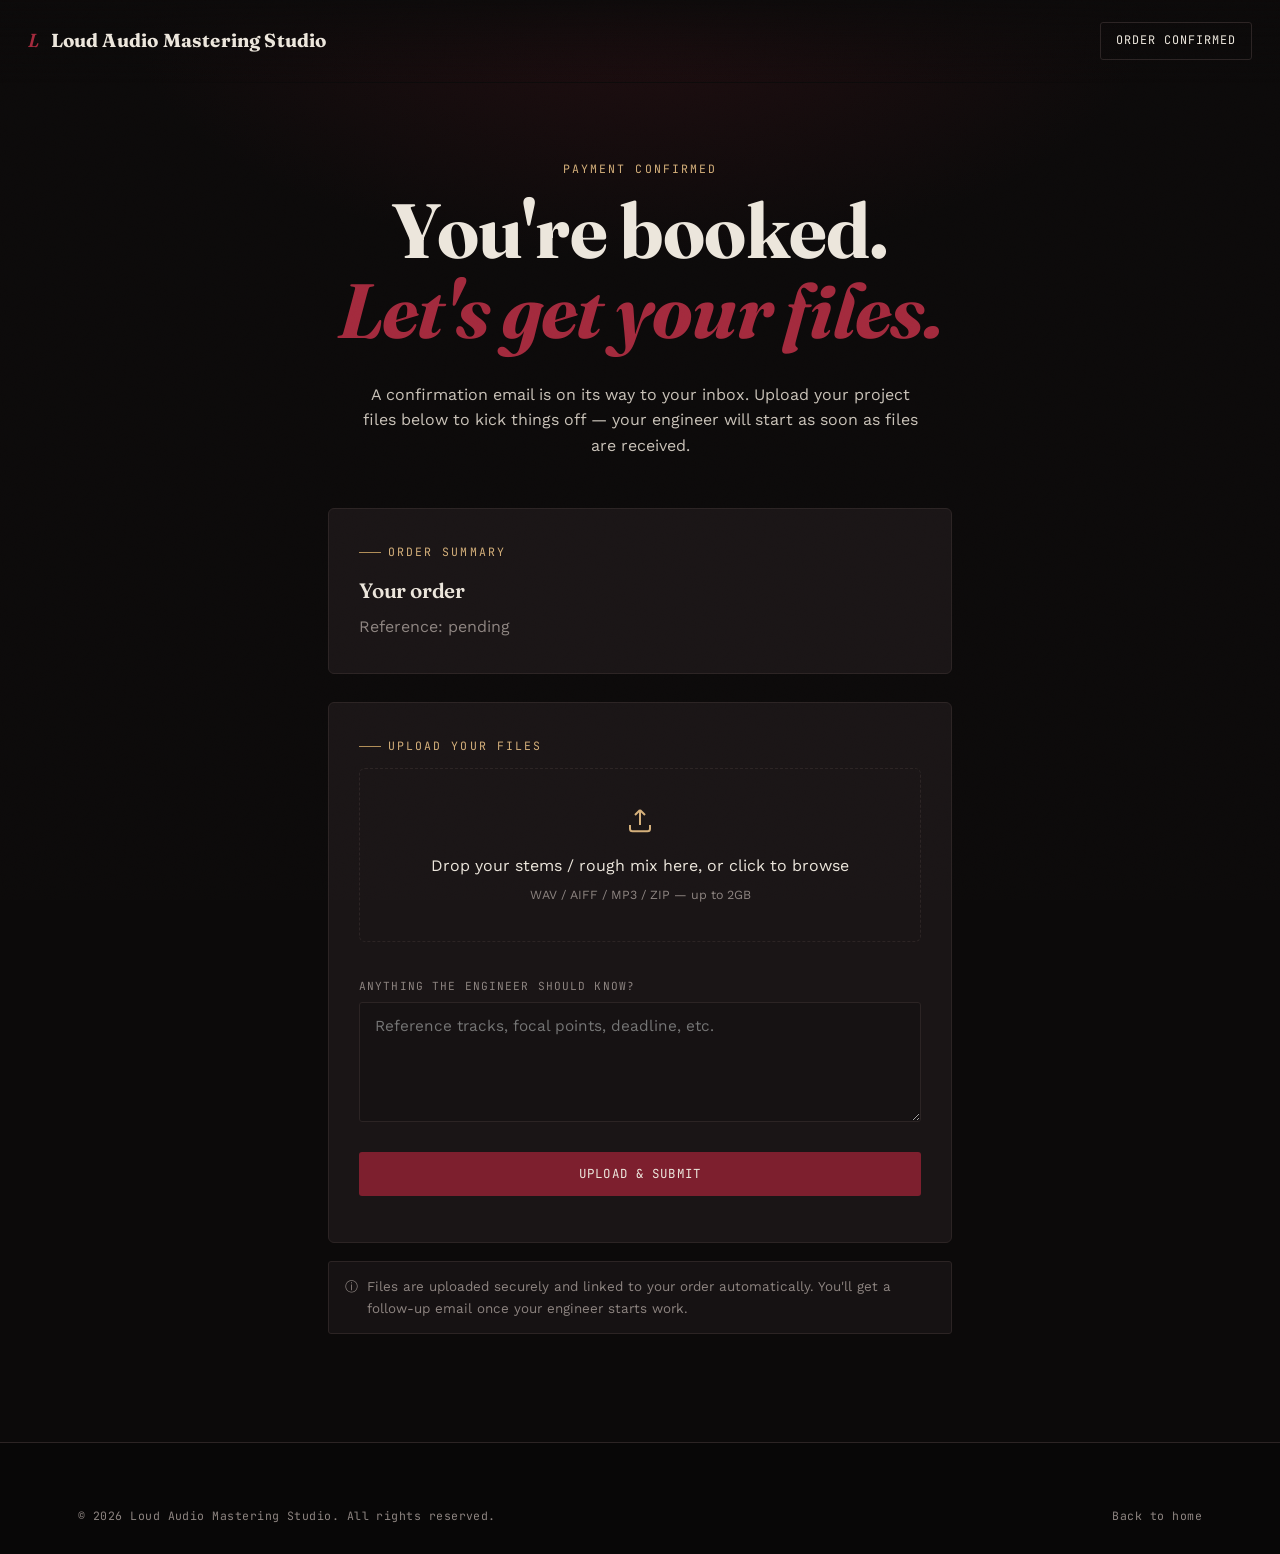
<file: thank-you.html>
<!DOCTYPE html>
<html lang="en">
<head>
<meta charset="UTF-8">
<meta name="viewport" content="width=device-width, initial-scale=1.0">
<title>You're Booked — Loud Audio Mastering Studio</title>
<meta name="description" content="Payment confirmed. Upload your project files to get started.">
<link rel="preconnect" href="https://fonts.googleapis.com">
<link rel="preconnect" href="https://fonts.gstatic.com" crossorigin>
<link href="https://fonts.googleapis.com/css2?family=Fraunces:ital,opsz,wght@0,9..144,400;0,9..144,600;0,9..144,700;1,9..144,500;1,9..144,600&family=Work+Sans:wght@400;500;600&family=JetBrains+Mono:wght@400;500&display=swap" rel="stylesheet">
<link rel="stylesheet" href="css/style.css">
</head>
<body>

<nav class="site-nav">
  <a href="index.html" class="brand"><span class="mark">L</span><span class="full-text">Loud Audio Mastering Studio</span></a>
  <span class="nav-cta" style="border-color:var(--line); cursor:default;">Order Confirmed</span>
</nav>

<header class="page-hero" style="padding-bottom:0;">
  <div class="wrap">
    <span class="eyebrow">Payment Confirmed</span>
    <h1>You're booked.<br><i style="font-style:italic;color:var(--burgundy-bright);">Let's get your files.</i></h1>
    <p>A confirmation email is on its way to your inbox. Upload your project files below to kick things off — your engineer will start as soon as files are received.</p>
  </div>
</header>

<section class="section-pad" style="padding-top:50px;">
  <div class="wrap" style="max-width:680px;">

    <div class="card" style="margin-bottom:28px;">
      <span class="eyebrow">Order Summary</span>
      <div style="display:flex; justify-content:space-between; align-items:baseline; margin-bottom:6px;">
        <h3 id="orderService" style="margin:0;">Your order</h3>
        <span class="price" id="orderPrice" style="margin:0;"></span>
      </div>
      <p class="muted" id="orderRef" style="margin:0;">Reference: pending</p>
    </div>

    <div class="card" id="recordingCard" style="display:none;">
      <span class="eyebrow">Next Step</span>
      <h3 style="margin-bottom:.4em;">Let's schedule your session</h3>
      <p>We'll email you shortly to book your recording time. Check your inbox for your payment confirmation, and reply with a few days and times that work for you.</p>
    </div>

    <div class="card" id="uploadCard">
      <span class="eyebrow">Upload Your Files</span>
      <div class="upload-drop" id="dropZone" tabindex="0" role="button" aria-label="Upload files">
        <svg viewBox="0 0 24 24" fill="none" stroke="currentColor" stroke-width="1.6"><path d="M12 16V4M12 4l-4 4M12 4l4 4"/><path d="M4 16v3a2 2 0 002 2h12a2 2 0 002-2v-3"/></svg>
        <div>Drop your stems / rough mix here, or click to browse</div>
        <div class="field-hint">WAV / AIFF / MP3 / ZIP — up to 2GB</div>
      </div>
      <input type="file" id="fileInput" multiple class="vh">
      <div class="upload-list" id="fileList"></div>

      <div class="field" style="margin-top:22px;">
        <label for="upNotes">Anything the engineer should know?</label>
        <textarea id="upNotes" placeholder="Reference tracks, focal points, deadline, etc."></textarea>
      </div>

      <button class="btn btn-primary btn-block" id="uploadBtn">Upload & Submit</button>
      <p id="uploadStatus" class="field-hint" role="status"></p>
    </div>

    <div class="form-note" id="uploadNote">
      <span>ⓘ</span>
      <span>Files are uploaded securely and linked to your order automatically. You'll get a follow-up email once your engineer starts work.</span>
    </div>
  </div>
</section>

<footer>
  <div class="wrap">
    <div class="footer-bottom" style="border-top:none; padding-top:0;">
      <span>© 2026 Loud Audio Mastering Studio. All rights reserved.</span>
      <a href="index.html">Back to home</a>
    </div>
  </div>
</footer>

<script src="js/main.js"></script>
<script>
  const uploadWidget = initUploadWidget('dropZone', 'fileInput', 'fileList');

  // Read Stripe session info from the redirect URL, e.g. thank-you.html?session_id=cs_test_...
  const params = new URLSearchParams(window.location.search);
  const sessionId = params.get('session_id');
  if(sessionId){
    document.getElementById('orderRef').textContent = 'Reference: ' + sessionId.slice(-12);
    // Show what was actually purchased
    fetch(`${API_BASE}/api/session/${encodeURIComponent(sessionId)}`)
      .then(r => r.ok ? r.json() : Promise.reject())
      .then(order => {
        if(order.serviceName) document.getElementById('orderService').textContent = order.serviceName + (order.hours ? ` — ${order.hours} hr` : '');
        if(order.amount != null) document.getElementById('orderPrice').textContent = formatPrice(order.amount);
        if(order.serviceId === 'recording'){
          document.getElementById('uploadCard').style.display = 'none';
          document.getElementById('uploadNote').style.display = 'none';
          document.getElementById('recordingCard').style.display = '';
        }
      })
      .catch(() => {});
  }

  document.getElementById('uploadBtn').addEventListener('click', async () => {
    const status = document.getElementById('uploadStatus');
    const files = uploadWidget.getFiles();
    if(files.length === 0){ status.textContent = 'Add at least one file before submitting.'; return; }
    status.textContent = 'Uploading…';

    try{
      const form = new FormData();
      files.forEach(f => form.append('files', f));
      form.append('sessionId', sessionId || '');
      form.append('notes', document.getElementById('upNotes').value);

      const res = await fetch(`${API_BASE}/api/upload`, { method:'POST', body: form });
      if(!res.ok) throw new Error();
      status.textContent = "Uploaded — you're all set. We'll be in touch.";
    }catch(err){
      status.textContent = 'Upload will go live once the backend + storage are connected (see README). For now, email your files to hello@loudaudiomastering.com.';
    }
  });
</script>
</body>
</html>
</file>
<file: css/style.css>
/* ===========================================================
   LOUD AUDIO MASTERING STUDIO — Design System
   Palette: near-black + burgundy + brass + cream
   Display: Fraunces / Body: Work Sans / Data: JetBrains Mono
   Signature motif: analog VU / peak meter
=========================================================== */

:root{
  --bg:           #0c0a0a;
  --bg-raised:    #161213;
  --bg-card:      #1a1516;
  --line:         #2c2424;

  --burgundy:        #7d1f2e;
  --burgundy-bright:  #a32a3d;
  --burgundy-deep:    #4d1420;

  --brass:        #b08d57;
  --brass-bright: #d4af7a;

  --cream:        #ece6dc;
  --cream-dim:    #c9c2b8;
  --muted:        #8d8480;

  --radius: 3px;
  --radius-lg: 6px;

  --ease: cubic-bezier(.22,.61,.36,1);

  --font-display: 'Fraunces', serif;
  --font-body: 'Work Sans', sans-serif;
  --font-mono: 'JetBrains Mono', monospace;
}

*{box-sizing:border-box;}
html{scroll-behavior:smooth;}
body{
  margin:0;
  background:var(--bg);
  color:var(--cream);
  font-family:var(--font-body);
  font-size:16px;
  line-height:1.6;
  -webkit-font-smoothing:antialiased;
  overflow-x:hidden;
}

/* subtle analog grain so the black doesn't feel like flat AI-black */
body::before{
  content:"";
  position:fixed; inset:0;
  pointer-events:none;
  z-index:9000;
  opacity:.035;
  mix-blend-mode:overlay;
  background-image:url("data:image/svg+xml,%3Csvg xmlns='http://www.w3.org/2000/svg' width='160' height='160'%3E%3Cfilter id='n'%3E%3CfeTurbulence type='fractalNoise' baseFrequency='0.9' numOctaves='2' stitchTiles='stitch'/%3E%3C/filter%3E%3Crect width='100%25' height='100%25' filter='url(%23n)'/%3E%3C/svg%3E");
}

a{color:inherit; text-decoration:none;}
img{max-width:100%; display:block;}
ul{margin:0; padding:0;}

h1,h2,h3,h4{
  font-family:var(--font-display);
  font-weight:600;
  margin:0 0 .4em;
  letter-spacing:-.01em;
  color:var(--cream);
}
h1{font-size:clamp(2.6rem,6vw,5.2rem); line-height:1.04; font-weight:700;}
h2{font-size:clamp(1.9rem,3.6vw,2.9rem); line-height:1.12;}
h3{font-size:1.3rem;}
p{margin:0 0 1em; color:var(--cream-dim);}

.eyebrow{
  font-family:var(--font-mono);
  font-size:.72rem;
  letter-spacing:.18em;
  text-transform:uppercase;
  color:var(--brass-bright);
  display:flex; align-items:center; gap:.6em;
  margin-bottom:1.1em;
}
.eyebrow::before{
  content:"";
  width:22px; height:1px;
  background:var(--brass);
  display:inline-block;
}

.wrap{
  max-width:1180px;
  margin:0 auto;
  padding:0 28px;
}
section{position:relative;}
.section-pad{padding:108px 0;}
@media (max-width:720px){.section-pad{padding:72px 0;}}

/* ---------- visually-hidden / focus ---------- */
.vh{position:absolute; width:1px; height:1px; overflow:hidden; clip:rect(0,0,0,0);}
:focus-visible{outline:2px solid var(--brass-bright); outline-offset:3px;}

/* ===================== NAV ===================== */
.site-nav{
  position:fixed; top:0; left:0; right:0; z-index:500;
  display:flex; align-items:center; justify-content:space-between;
  padding:22px 28px;
  background:linear-gradient(to bottom, rgba(12,10,10,.92), rgba(12,10,10,0));
  transition:background .3s var(--ease), padding .3s var(--ease), border-color .3s;
  border-bottom:1px solid transparent;
}
.site-nav.scrolled{
  background:rgba(10,9,9,.88);
  backdrop-filter:blur(10px);
  padding:14px 28px;
  border-bottom:1px solid var(--line);
}
.brand{
  display:flex; align-items:center; gap:.6em;
  font-family:var(--font-display);
  font-weight:700; font-size:1.18rem;
  letter-spacing:.01em;
  color:var(--cream);
}
.brand .mark{ color:var(--burgundy-bright); font-style:italic; font-weight:600;}
.brand .full{display:inline;}
@media(max-width:560px){ .brand .full-text{display:none;} }

.nav-links{
  display:flex; gap:2.1em;
  font-family:var(--font-mono);
  font-size:.74rem;
  letter-spacing:.1em;
  text-transform:uppercase;
}
.nav-links a{color:var(--cream-dim); position:relative; padding:4px 0;}
.nav-links a:hover, .nav-links a.active{color:var(--cream);}
.nav-links a.active::after{
  content:""; position:absolute; left:0; right:0; bottom:-6px; height:2px;
  background:var(--burgundy-bright);
}
.nav-cta{
  font-family:var(--font-mono); font-size:.74rem; letter-spacing:.08em; text-transform:uppercase;
  padding:.7em 1.3em; border:1px solid var(--brass); border-radius:var(--radius);
  color:var(--cream); white-space:nowrap;
  transition:background .2s, border-color .2s;
}
.nav-cta:hover{background:var(--brass); color:#1a1310; border-color:var(--brass);}

.nav-toggle{display:none; background:none; border:0; color:var(--cream); cursor:pointer; padding:6px;}
.nav-toggle svg{width:26px; height:26px;}

@media(max-width:880px){
  .nav-links{
    position:fixed; inset:0 0 0 auto; width:78%; max-width:320px;
    background:var(--bg-raised); flex-direction:column; gap:1.6em;
    padding:96px 32px 32px; transform:translateX(100%);
    transition:transform .35s var(--ease);
    border-left:1px solid var(--line);
  }
  .nav-links.open{transform:translateX(0);}
  .nav-cta{display:none;}
  .nav-links .nav-cta-mobile{display:inline-block; margin-top:1em;}
  .nav-toggle{display:block;}
}

/* ===================== BUTTONS ===================== */
.btn{
  display:inline-flex; align-items:center; justify-content:center; gap:.6em;
  font-family:var(--font-mono); font-size:.78rem; letter-spacing:.09em; text-transform:uppercase;
  padding:1em 1.8em; border-radius:var(--radius);
  cursor:pointer; border:1px solid transparent;
  transition:transform .18s var(--ease), background .2s, border-color .2s, color .2s;
}
.btn:active{transform:scale(.97);}
.btn-primary{background:var(--burgundy); color:var(--cream);}
.btn-primary:hover{background:var(--burgundy-bright);}
.btn-outline{border-color:var(--brass); color:var(--cream);}
.btn-outline:hover{background:var(--brass); color:#1a1310;}
.btn-ghost{color:var(--brass-bright); border-color:transparent; padding:1em .4em;}
.btn-ghost:hover{color:var(--cream);}
.btn-lg{padding:1.15em 2.3em; font-size:.82rem;}
.btn-block{width:100%;}

/* ===================== HERO ===================== */
.hero{
  min-height:100vh;
  display:flex; align-items:center;
  padding:140px 0 80px;
  background:
    radial-gradient(ellipse 900px 500px at 78% 18%, rgba(125,31,46,.22), transparent 60%),
    linear-gradient(180deg, #0c0a0a 0%, #0c0a0a 100%);
  position:relative; overflow:hidden;
}
.hero-grid{
  display:grid; grid-template-columns:1.1fr .9fr; gap:60px; align-items:center;
  position:relative; z-index:2;
}
@media(max-width:920px){ .hero-grid{grid-template-columns:1fr; gap:56px;} }

.hero-kicker{
  font-family:var(--font-mono); font-size:.78rem; letter-spacing:.16em; text-transform:uppercase;
  color:var(--brass-bright); margin-bottom:1.4em; display:block;
}
.hero h1 i{font-style:italic; color:var(--burgundy-bright); font-weight:600;}
.hero-sub{font-size:1.12rem; max-width:480px; margin-bottom:2em;}
.hero-actions{display:flex; gap:1em; flex-wrap:wrap; margin-bottom:2.6em;}
.hero-stats{display:flex; gap:2.4em; font-family:var(--font-mono);}
.hero-stats div{display:flex; flex-direction:column;}
.hero-stats b{font-size:1.5rem; color:var(--cream); font-family:var(--font-display);}
.hero-stats span{font-size:.7rem; letter-spacing:.08em; text-transform:uppercase; color:var(--muted); margin-top:.2em;}

/* --- Signature: VU Meter panel --- */
.meter-panel{
  background:linear-gradient(165deg, #1c1516, #110d0d);
  border:1px solid var(--line);
  border-radius:var(--radius-lg);
  padding:28px 26px 22px;
  box-shadow:0 30px 60px -20px rgba(0,0,0,.7), inset 0 1px 0 rgba(255,255,255,.03);
}
.meter-panel-head{
  display:flex; justify-content:space-between; align-items:baseline;
  font-family:var(--font-mono); font-size:.68rem; letter-spacing:.12em; text-transform:uppercase;
  color:var(--muted); margin-bottom:18px; padding-bottom:14px; border-bottom:1px solid var(--line);
}
.meter-panel-head .live{color:var(--burgundy-bright); display:flex; align-items:center; gap:.5em;}
.live-dot{width:6px; height:6px; border-radius:50%; background:var(--burgundy-bright); animation:pulse 1.6s infinite;}
@keyframes pulse{0%,100%{opacity:1;} 50%{opacity:.25;}}

.vu-row{display:flex; align-items:flex-end; gap:4px; height:150px; margin-bottom:10px;}
.vu-bar{
  flex:1; background:linear-gradient(to top, var(--burgundy) 0%, var(--burgundy) 55%, var(--brass) 80%, var(--brass-bright) 100%);
  border-radius:1px 1px 0 0; opacity:.92;
  animation:meter 1.8s ease-in-out infinite;
  transform-origin:bottom;
}
@keyframes meter{
  0%,100%{transform:scaleY(.18);}
  50%{transform:scaleY(.7);}
}
.vu-scale{
  display:flex; justify-content:space-between;
  font-family:var(--font-mono); font-size:.62rem; color:var(--muted); letter-spacing:.05em;
}

/* divider strip made of meter ticks, used between sections */
.tick-divider{
  height:34px; display:flex; align-items:center; gap:3px;
  max-width:1180px; margin:0 auto; padding:0 28px;
  opacity:.55;
}
.tick-divider span{flex:1; height:8px; background:var(--line); border-radius:1px;}
.tick-divider span:nth-child(5n){height:16px; background:var(--brass);}

/* ===================== SECTION HEADERS ===================== */
.section-head{max-width:640px; margin-bottom:56px;}
.section-head.center{margin-inline:auto; text-align:center;}
.section-head.center .eyebrow{justify-content:center;}
.section-head.center .eyebrow::before{display:none;}

/* ===================== CARDS / GRID ===================== */
.grid-3{display:grid; grid-template-columns:repeat(3,1fr); gap:28px;}
.grid-2{display:grid; grid-template-columns:repeat(2,1fr); gap:28px;}
.grid-4{display:grid; grid-template-columns:repeat(4,1fr); gap:24px;}
@media(max-width:1100px){ .grid-4{grid-template-columns:repeat(2,1fr);} }
@media(max-width:880px){ .grid-3{grid-template-columns:1fr;} .grid-2{grid-template-columns:1fr;} .grid-4{grid-template-columns:1fr;} }

.card{
  background:var(--bg-card); border:1px solid var(--line); border-radius:var(--radius-lg);
  padding:34px 30px; transition:border-color .25s, transform .25s var(--ease);
}
.card:hover{border-color:var(--burgundy); transform:translateY(-3px);}

/* service card */
.svc-card{display:flex; flex-direction:column; height:100%;}
.svc-card .lvl{
  display:flex; gap:3px; margin-bottom:18px;
}
.svc-card .lvl span{width:14px; height:5px; background:var(--line); border-radius:1px;}
.svc-card .lvl span.on{background:var(--brass);}
.svc-card h3{margin-bottom:.3em;}
.svc-card .price{
  font-family:var(--font-mono); color:var(--brass-bright); font-size:1.6rem; margin:.2em 0 .6em;
}
.svc-card .price sup{font-size:.85rem; color:var(--muted); font-weight:400;}
.svc-card ul{margin:.6em 0 1.6em; display:flex; flex-direction:column; gap:.55em;}
.svc-card li{
  font-size:.92rem; color:var(--cream-dim); display:flex; gap:.6em; align-items:flex-start;
}
.svc-card li::before{content:"—"; color:var(--burgundy-bright); flex-shrink:0;}
.svc-card .btn{margin-top:auto;}
.svc-card.featured{border-color:var(--burgundy); position:relative;}
.svc-card.featured::before{
  content:"MOST BOOKED"; position:absolute; top:-1px; right:24px;
  background:var(--burgundy); color:var(--cream); font-family:var(--font-mono);
  font-size:.62rem; letter-spacing:.1em; padding:5px 10px; border-radius:0 0 4px 4px;
}

/* steps (legit sequence: booking process) */
.steps{display:grid; grid-template-columns:repeat(4,1fr); gap:24px; counter-reset:step;}
@media(max-width:880px){.steps{grid-template-columns:1fr 1fr;}}
@media(max-width:560px){.steps{grid-template-columns:1fr;}}
.step{position:relative; padding-top:50px;}
.step .num{
  font-family:var(--font-display); font-size:2.4rem; font-weight:700; font-style:italic;
  color:transparent; -webkit-text-stroke:1.5px var(--brass);
  position:absolute; top:-6px; left:0;
}
.step h4{font-size:1.02rem; margin-bottom:.3em;}
.step p{font-size:.9rem;}

/* testimonials */
.testi-card{
  background:var(--bg-card); border:1px solid var(--line); border-radius:var(--radius-lg);
  padding:30px; display:flex; flex-direction:column; gap:18px;
}
.testi-stars{color:var(--brass-bright); font-size:.9rem; letter-spacing:.15em;}
.testi-quote{font-family:var(--font-display); font-size:1.08rem; font-style:italic; color:var(--cream);}
.testi-who{display:flex; align-items:center; gap:12px; margin-top:auto;}
.testi-avatar{
  width:38px; height:38px; border-radius:50%; background:var(--burgundy-deep);
  display:flex; align-items:center; justify-content:center; font-family:var(--font-mono); font-size:.8rem; color:var(--brass-bright);
}
.testi-who small{display:block; color:var(--muted); font-size:.76rem;}
.testi-empty{
  border:1px dashed var(--line); border-radius:var(--radius-lg); padding:48px 30px; text-align:center; color:var(--muted);
  font-family:var(--font-mono); font-size:.85rem; letter-spacing:.04em;
}

/* FAQ accordion */
.faq-item{border-bottom:1px solid var(--line);}
.faq-q{
  width:100%; text-align:left; background:none; border:0; color:var(--cream);
  font-family:var(--font-display); font-size:1.08rem; padding:24px 0; cursor:pointer;
  display:flex; justify-content:space-between; align-items:center; gap:20px;
}
.faq-q .plus{font-family:var(--font-mono); color:var(--brass-bright); font-size:1.2rem; transition:transform .25s var(--ease); flex-shrink:0;}
.faq-item.open .faq-q .plus{transform:rotate(45deg);}
.faq-a{max-height:0; overflow:hidden; transition:max-height .3s var(--ease);}
.faq-a p{padding-bottom:22px; max-width:680px;}

/* forms */
.field{margin-bottom:22px;}
.field label{
  display:block; font-family:var(--font-mono); font-size:.7rem; letter-spacing:.1em; text-transform:uppercase;
  color:var(--muted); margin-bottom:.6em;
}
.field input, .field select, .field textarea{
  width:100%; background:var(--bg-raised); border:1px solid var(--line); border-radius:var(--radius);
  color:var(--cream); padding:.9em 1em; font-family:var(--font-body); font-size:.96rem;
  transition:border-color .2s;
}
.field input:focus, .field select:focus, .field textarea:focus{border-color:var(--brass); outline:none;}
.field textarea{resize:vertical; min-height:120px;}
.field-row{display:grid; grid-template-columns:1fr 1fr; gap:20px;}
@media(max-width:560px){.field-row{grid-template-columns:1fr;}}
.field-hint{font-size:.78rem; color:var(--muted); margin-top:.5em;}

.upload-drop{
  border:1.5px dashed var(--line); border-radius:var(--radius-lg); padding:36px 20px; text-align:center;
  cursor:pointer; transition:border-color .2s, background .2s;
}
.upload-drop:hover, .upload-drop.drag{border-color:var(--brass); background:rgba(176,141,87,.05);}
.upload-drop svg{width:30px; height:30px; color:var(--brass-bright); margin-bottom:10px;}
.upload-list{margin-top:14px; display:flex; flex-direction:column; gap:8px;}
.upload-list .file{
  display:flex; justify-content:space-between; align-items:center; gap:10px;
  background:var(--bg-raised); border:1px solid var(--line); border-radius:var(--radius);
  padding:.6em .9em; font-family:var(--font-mono); font-size:.78rem;
}
.upload-list .file button{background:none; border:0; color:var(--muted); cursor:pointer; font-size:1rem;}

.form-note{
  display:flex; gap:.7em; align-items:flex-start; font-size:.84rem; color:var(--muted);
  background:var(--bg-raised); border:1px solid var(--line); border-radius:var(--radius); padding:14px 16px; margin-top:18px;
}

/* CTA band */
.cta-band{
  background:linear-gradient(135deg, var(--burgundy-deep), #1a1112);
  border-top:1px solid var(--line); border-bottom:1px solid var(--line);
  text-align:center; padding:90px 0;
}
.cta-band h2{margin-bottom:.5em;}
.cta-band p{max-width:480px; margin:0 auto 2em; }

/* ===================== FOOTER ===================== */
footer{background:#080707; border-top:1px solid var(--line); padding:64px 0 28px;}
.footer-grid{display:grid; grid-template-columns:1.4fr 1fr 1fr 1fr; gap:40px; margin-bottom:48px;}
@media(max-width:780px){.footer-grid{grid-template-columns:1fr 1fr; row-gap:36px;}}
.footer-grid h5{
  font-family:var(--font-mono); font-size:.7rem; letter-spacing:.12em; text-transform:uppercase;
  color:var(--muted); margin-bottom:1.2em;
}
.footer-grid ul{display:flex; flex-direction:column; gap:.8em;}
.footer-grid a{color:var(--cream-dim); font-size:.92rem;}
.footer-grid a:hover{color:var(--brass-bright);}
.footer-brand p{max-width:280px; font-size:.88rem;}
.social-row{display:flex; gap:14px; margin-top:18px;}
.social-row a{
  width:36px; height:36px; border:1px solid var(--line); border-radius:50%;
  display:flex; align-items:center; justify-content:center; transition:border-color .2s, color .2s;
}
.social-row a:hover{border-color:var(--brass); color:var(--brass-bright);}
.social-row svg{width:16px; height:16px;}
.footer-bottom{
  display:flex; justify-content:space-between; align-items:center; flex-wrap:wrap; gap:12px;
  padding-top:24px; border-top:1px solid var(--line);
  font-family:var(--font-mono); font-size:.72rem; color:var(--muted); letter-spacing:.04em;
}

/* ===================== PAGE HERO (sub pages) ===================== */
.page-hero{
  padding:160px 0 70px;
  background:radial-gradient(ellipse 800px 400px at 50% 0%, rgba(125,31,46,.18), transparent 65%);
  text-align:center;
}
.page-hero .eyebrow{justify-content:center;}
.page-hero .eyebrow::before{display:none;}
.page-hero p{max-width:560px; margin:0 auto;}

/* ===================== MISC ===================== */
.split{display:grid; grid-template-columns:1fr 1fr; gap:60px; align-items:center;}
@media(max-width:880px){.split{grid-template-columns:1fr; gap:40px;}}
.tag-list{display:flex; flex-wrap:wrap; gap:10px; margin-top:10px;}
.tag{
  font-family:var(--font-mono); font-size:.68rem; letter-spacing:.06em; text-transform:uppercase;
  border:1px solid var(--line); border-radius:20px; padding:.5em 1em; color:var(--cream-dim);
}
.visual-frame{
  aspect-ratio:4/5; border-radius:var(--radius-lg); border:1px solid var(--line);
  background:linear-gradient(165deg,#1c1516,#0d0a0a);
  display:flex; align-items:center; justify-content:center; position:relative; overflow:hidden;
}
.visual-frame .ring{
  width:62%; aspect-ratio:1; border-radius:50%; border:1px solid var(--brass);
  display:flex; align-items:center; justify-content:center; position:relative;
}
.visual-frame .ring::before{
  content:""; position:absolute; inset:14%; border-radius:50%; border:1px dashed var(--line);
}
.visual-frame .ring b{font-family:var(--font-display); font-size:2.2rem; font-style:italic; color:var(--brass-bright);}

/* chat launcher + window */
.chat-launcher{
  position:fixed; bottom:24px; right:24px; z-index:600;
  width:58px; height:58px; border-radius:50%;
  background:var(--burgundy); border:1px solid var(--burgundy-bright);
  display:flex; align-items:center; justify-content:center; cursor:pointer;
  box-shadow:0 10px 30px -8px rgba(125,31,46,.6);
  transition:transform .2s var(--ease);
}
.chat-launcher:hover{transform:scale(1.06);}
.chat-launcher svg{width:24px; height:24px; color:var(--cream);}
.chat-launcher .badge{
  position:absolute; top:-4px; right:-4px; width:14px; height:14px; border-radius:50%;
  background:var(--brass-bright); border:2px solid var(--bg); animation:pulse 1.6s infinite;
}

.chat-window{
  position:fixed; bottom:96px; right:24px; z-index:601;
  width:340px; max-height:480px; height:480px;
  background:var(--bg-raised); border:1px solid var(--line); border-radius:var(--radius-lg);
  display:flex; flex-direction:column; overflow:hidden;
  box-shadow:0 30px 60px -20px rgba(0,0,0,.8);
  opacity:0; transform:translateY(12px) scale(.98); pointer-events:none;
  transition:opacity .22s var(--ease), transform .22s var(--ease);
}
.chat-window.open{opacity:1; transform:translateY(0) scale(1); pointer-events:auto;}
@media(max-width:480px){
  .chat-window{width:calc(100vw - 24px); right:12px; bottom:84px; height:60vh; max-height:60vh;}
  .chat-launcher{bottom:16px; right:16px;}
}
.chat-head{
  padding:16px 18px; border-bottom:1px solid var(--line);
  display:flex; align-items:center; justify-content:space-between;
}
.chat-head .who{display:flex; align-items:center; gap:10px;}
.chat-head .dot{width:8px; height:8px; border-radius:50%; background:#4caf6e;}
.chat-head h6{margin:0; font-family:var(--font-mono); font-size:.78rem; letter-spacing:.06em; text-transform:uppercase; color:var(--cream);}
.chat-head small{display:block; color:var(--muted); font-size:.7rem;}
.chat-head button{background:none; border:0; color:var(--muted); cursor:pointer; font-size:1.1rem;}
.chat-body{flex:1; overflow-y:auto; padding:16px 18px; display:flex; flex-direction:column; gap:12px;}
.msg{max-width:84%; font-size:.86rem; padding:.7em .9em; border-radius:10px; line-height:1.45;}
.msg.bot{background:var(--bg-card); border:1px solid var(--line); align-self:flex-start; border-bottom-left-radius:2px;}
.msg.me{background:var(--burgundy); align-self:flex-end; border-bottom-right-radius:2px;}
.chip-row{display:flex; flex-wrap:wrap; gap:6px; margin-top:4px;}
.chip{
  font-family:var(--font-mono); font-size:.7rem; border:1px solid var(--brass); color:var(--brass-bright);
  border-radius:20px; padding:.4em .9em; cursor:pointer; background:none;
}
.chip:hover{background:var(--brass); color:#1a1310;}
.chat-input{display:flex; border-top:1px solid var(--line);}
.chat-input input{
  flex:1; background:none; border:0; color:var(--cream); padding:14px 16px; font-size:.86rem; font-family:var(--font-body);
}
.chat-input input:focus{outline:none;}
.chat-input button{background:none; border:0; color:var(--brass-bright); padding:0 16px; cursor:pointer;}

/* utility */
.center-text{text-align:center;}
.mt-0{margin-top:0;}
.muted{color:var(--muted);}
</file>
